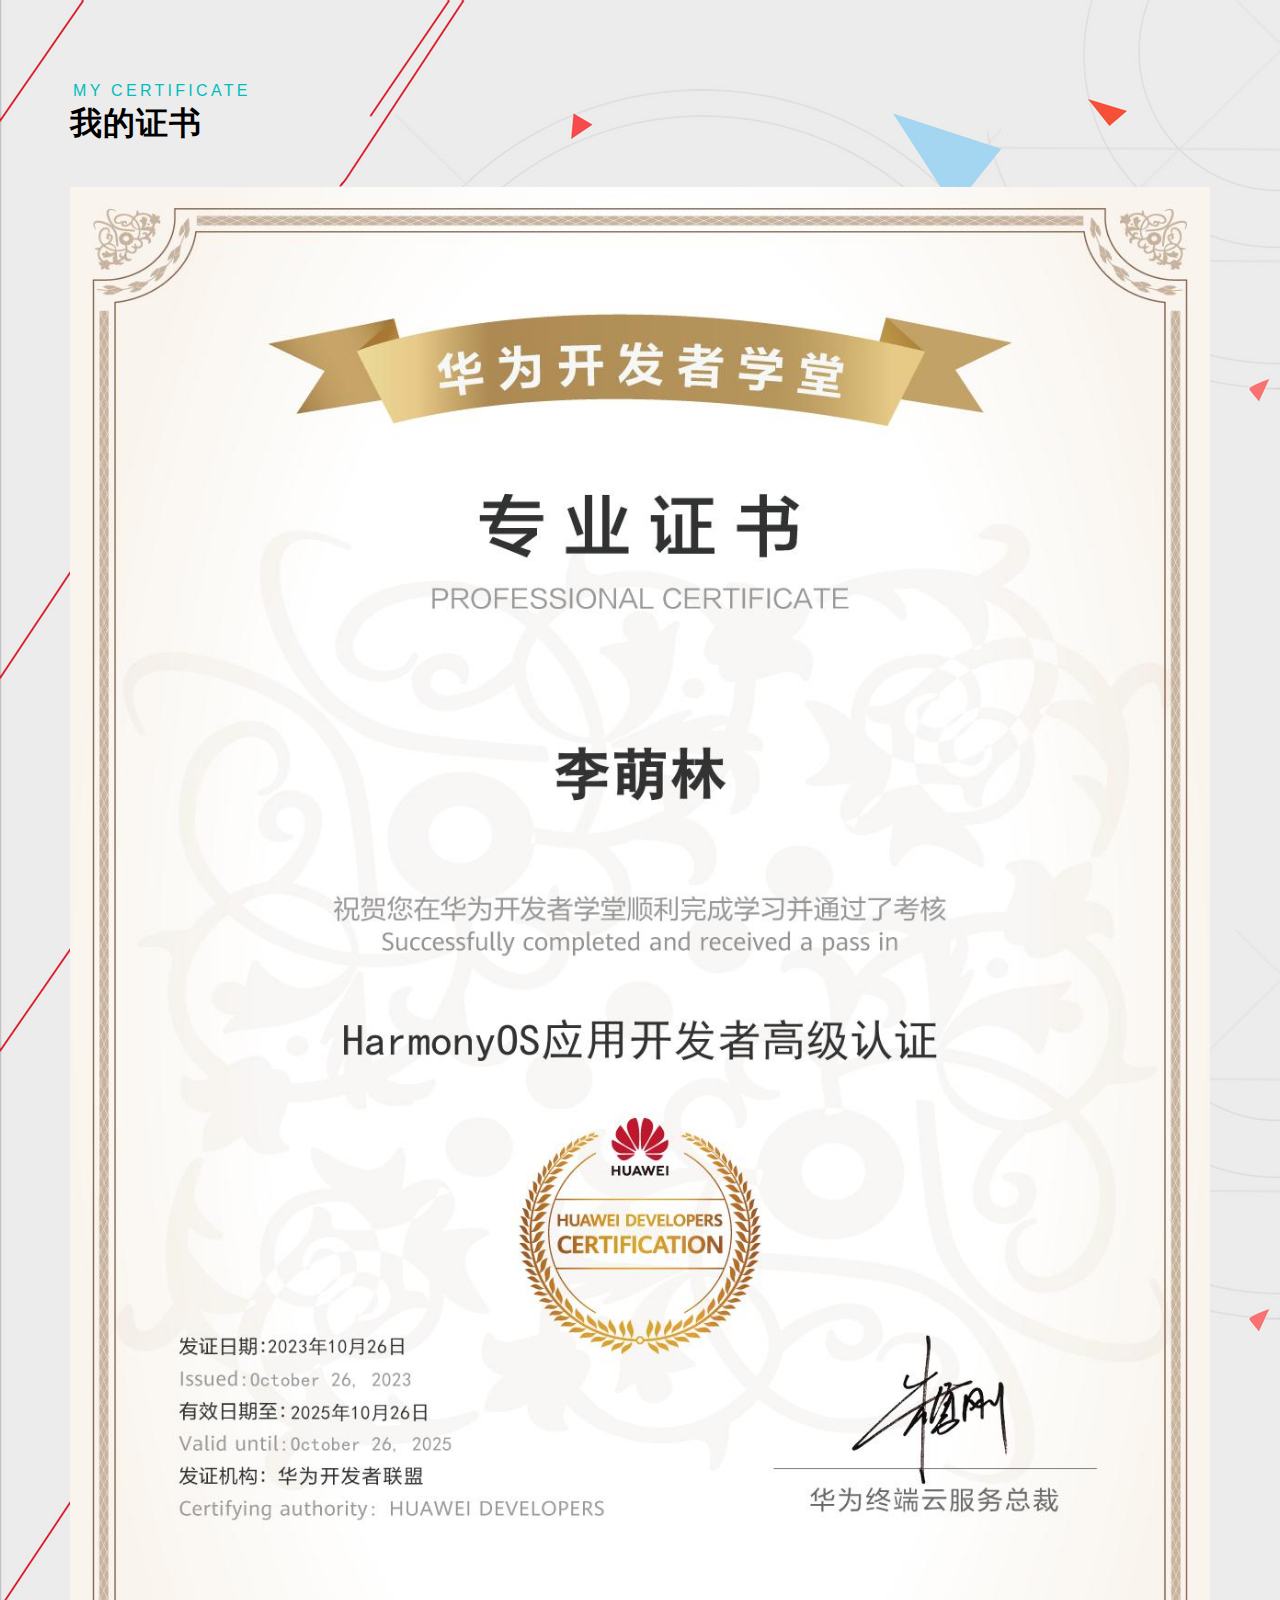
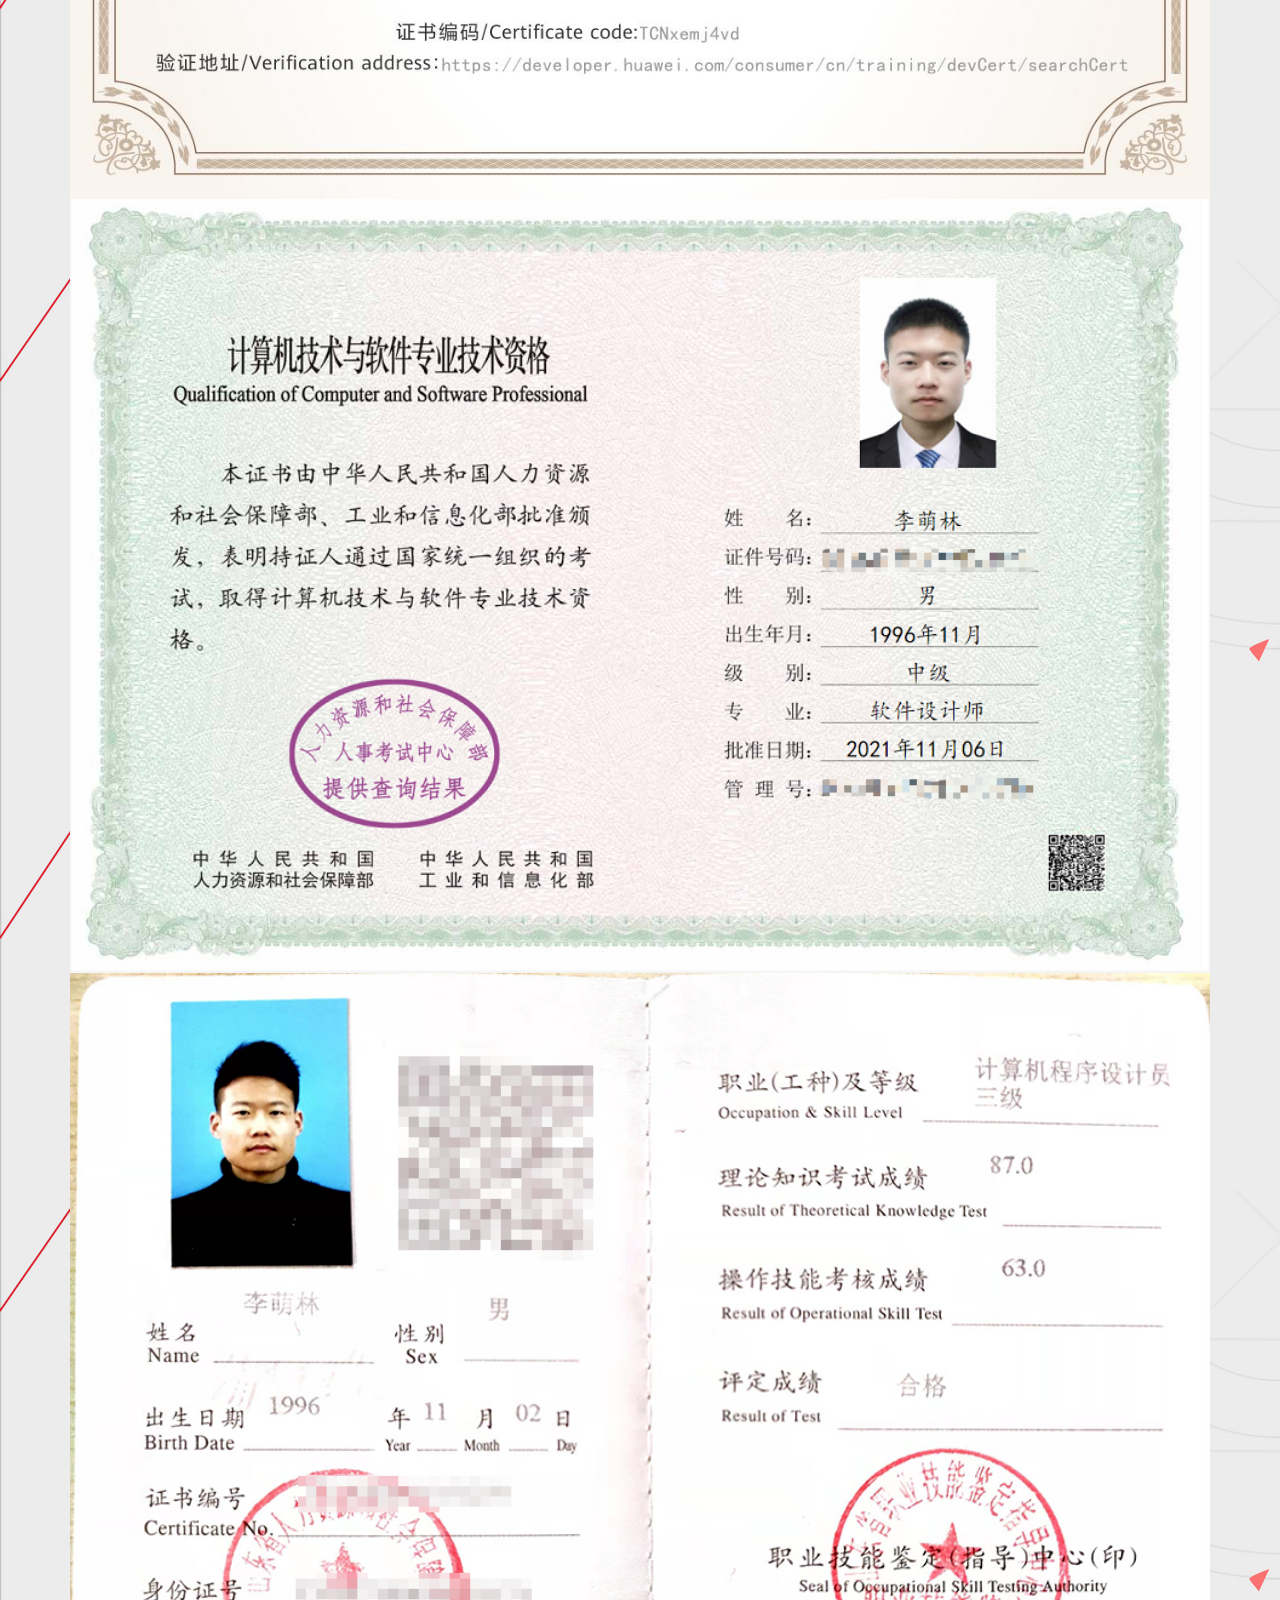
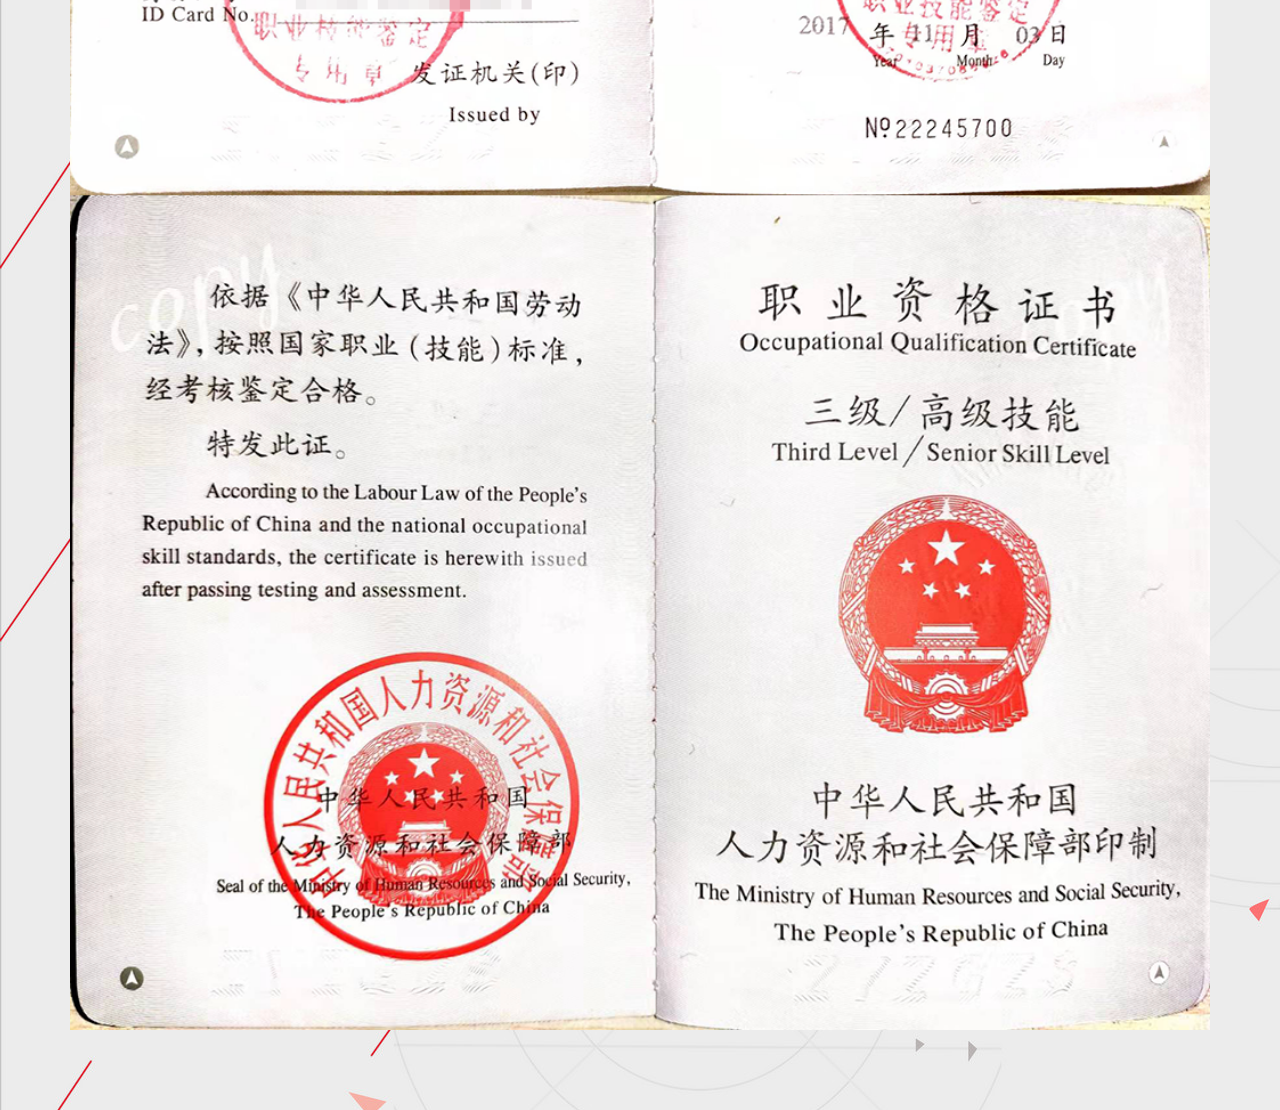
<file: certificates.html>
<!DOCTYPE html>
<html>
	<head>
		<title>我的证书</title>
		<!-- for-mobile-apps -->
		<meta name="viewport" content="width=device-width, initial-scale=1">
		<meta http-equiv="Content-Type" content="text/html; charset=utf-8" />
		<!-- //for-mobile-apps -->
		<link href="css/bootstrap.css" rel="stylesheet" type="text/css" media="all" />
		<link href="css/projectsstyle.css" rel="stylesheet" type="text/css" media="all" />
		<!-- js -->
		<script type="text/javascript" src="js/jquery-2.1.4.min.js"></script>
		<!-- start-smooth-scrolling -->
		<script type="text/javascript" src="js/move-top.js"></script>
		<script type="text/javascript" src="js/easing.js"></script>
		<link rel="shortcut icon" href="./favicon.ico" />
		<!-- start-smooth-scrolling -->
		<style>
			.certificates{
				background-image: url(images/certificatesbg.jpg);
			}
		</style>
	</head>

	<body>
		<div class="projects certificates" id="projects">
			<div class="container">
				<span class="about-top-w3" style="font-size: 1em;">My certificate</span>
				<h4 class="title-w3ls" style="font-size: 2em;">我的证书</h4>
				<div class="news-bottom">
					<div class="news-one-wthree-agile">
						<div class="col-md-12 news-left">
							<div class="biseller-column">
								<a class="lightbox">
									<img src="images/harmony.jpg" alt="" /> 
								</a>
							</div>
											
						</div>
						<br/>
						<div class="col-md-12 news-left">
							<div class="biseller-column">
								<a class="lightbox">
									<img src="images/ruankao.png" alt="" /> 
								</a>
							</div>
											
						</div>
						<br/>
						<div class="col-md-12 news-left">
							<div class="biseller-column">
								<a class="lightbox">
									<img src="images/zhiye.png" alt="" /> 
								</a>
							</div>
					
						</div>
						<!-- <div class="col-md-6 news-right">
							<a href="https://www.hehuidai.com/wap/downloadAndroid">
								<h4>小美好APP软著</h4>
							</a>
							<p class="para-w3-agile">一款由本人在济南合会金融软件服务有限公司任职期间独立开发的P2P互联网金融APP，通过此项目使我在自定义View方面有了很大的进步，能够进行高级的自定义View的开发，另外这个项目在对于Http请求所携带的数据有着复杂的处理如cookie持久化，这使我对于HTTP协议有了更加深入的理解。</p>
						</div> -->
						<div class="clearfix"> </div>
					</div>
					<!-- <div class="news-one-wthree-agile">
						<div class="col-md-12 news-left">
							<div class="biseller-column">
								<a class="lightbox">
									<img src="images/ruanzhu.jpg" alt="" /> 
								</a>
							</div>
						</div>
						<div class="clearfix"> </div>
					</div> -->
				</div>
			</div>
		</div>
		</div>
		<!-- here stars scrolling icon -->
		<script type="text/javascript">
			$(document).ready(function() {
				$().UItoTop({
					easingType: 'easeOutQuart'
				});
		
			});
		</script>
	</body>
</html>
</file>
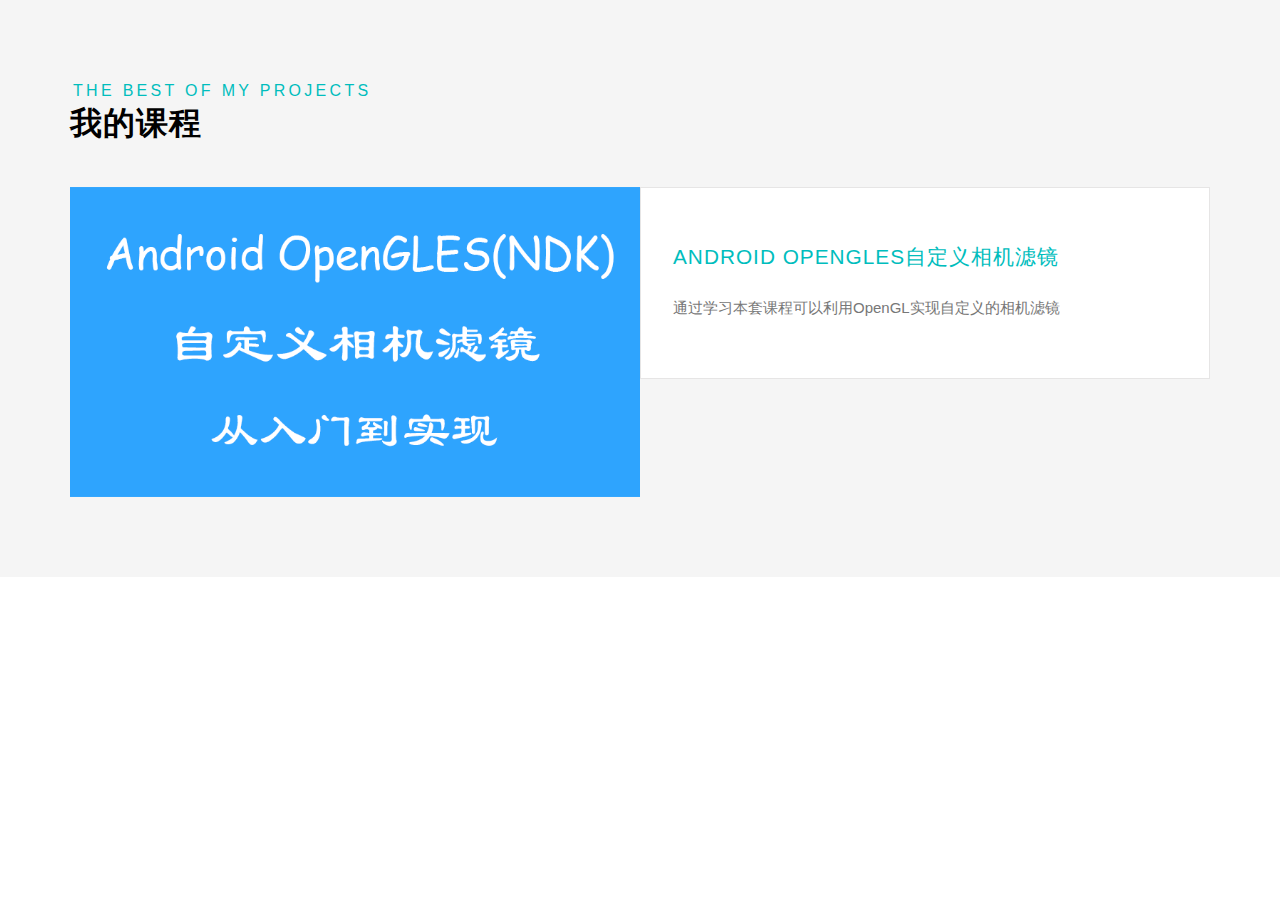
<file: class.html>
<!DOCTYPE html>
<html>
	<head>
		<title>我的课程</title>
		<!-- for-mobile-apps -->
		<meta name="viewport" content="width=device-width, initial-scale=1">
		<meta http-equiv="Content-Type" content="text/html; charset=utf-8" />
		<!-- //for-mobile-apps -->
		<link href="css/bootstrap.css" rel="stylesheet" type="text/css" media="all" />
		<link href="css/projectsstyle.css" rel="stylesheet" type="text/css" media="all" />
		<!-- js -->
		<script type="text/javascript" src="js/jquery-2.1.4.min.js"></script>
		<!-- start-smooth-scrolling -->
		<script type="text/javascript" src="js/move-top.js"></script>
		<script type="text/javascript" src="js/easing.js"></script>
		<link rel="shortcut icon" href="./favicon.ico" />
		<!-- start-smooth-scrolling -->
	</head>

	<body>
		<div class="projects" id="projects">
			<div class="container">
				<span class="about-top-w3" style="font-size: 1em;">The best of my projects </span>
				<h4 class="title-w3ls" style="font-size: 2em;">我的课程</h4>
				<div class="news-bottom">
					<div class="news-one-wthree-agile">
						<div class="col-md-6 news-left">
							<div class="biseller-column">
								<a class="lightbox" href="https://www.bilibili.com/video/BV1fM4y167ch/"
									target="_blank">
									<img src="images/img_class_lvjing.png" alt="" />
								</a>
							</div>
					
						</div>
						<div class="col-md-6 news-right">
							<a href="https://www.bilibili.com/video/BV1fM4y167ch/" target="_blank">
								<h4>Android OpenGLES自定义相机滤镜</h4>
							</a>
							<p class="para-w3-agile">通过学习本套课程可以利用OpenGL实现自定义的相机滤镜</p>
						</div>
						<div class="clearfix"> </div>
					</div>
					
					<div class="clearfix"> </div>
			<!-- 		<div class="news-one-wthree-agile">
						<div class="col-md-6 news-left">
							<div class="biseller-column">
								<a class="lightbox" href="https://www.eyunhe.com.cn/download/" target="_blank">
									<img src="images/img_eyh.png" alt="" />
								</a>
							</div>

						</div>
						<div class="col-md-6 news-right">
							<a href="https://www.eyunhe.com.cn/download/" target="_blank">
								<h4>e运河</h4>
							</a>
							<p class="para-w3-agile">
								一款由本人在山东宇易信息科技股份有限公司任职期间开发的一款着力为中、小、微企业提供网络化产经信息服务、电子化商贸交易服务、智慧化生产技术升级服务的智慧化移动互联网服务平台。通过开发这款软件使我对于支付与地图应用方面有了深入的理解，另外对于电商的模式也有了更深层次的理解。
							</p>
						</div>
						<div class="clearfix"> </div>
					</div> -->
					<!-- <div class="news-one-wthree-agile">
						<div class="col-md-6 news-left">
							<div class="biseller-column">
								<a class="lightbox" href="https://www.hehuidai.com/wap/downloadAndroid">
									<img src="images/img_hhd.png" alt="" />
								</a>
							</div>

						</div>
						<div class="col-md-6 news-right">
							<a href="https://www.hehuidai.com/wap/downloadAndroid">
								<h4>合汇贷</h4>
							</a>
							<p class="para-w3-agile">
								一款由本人在济南合会金融软件服务有限公司任职期间独立开发的P2P互联网金融APP，通过此项目使我在自定义View方面有了很大的进步，能够进行高级的自定义View的开发，另外这个项目在对于Http请求所携带的数据有着复杂的处理如cookie持久化，这使我对于HTTP协议有了更加深入的理解。
							</p>
						</div>
						<div class="clearfix"> </div>
					</div> -->
					<!-- <div class="news-one-wthree-agile">
						<div class="col-md-6 news-left">
							<div class="biseller-column">
								<a class="lightbox" href="https://wwa.lanzoui.com/i7y3sjg">
									<img src="images/img_plane.png" alt="" />
								</a>
							</div>
						</div>
						<div class="col-md-6 news-right">
							<a href="https://wwa.lanzoui.com/i7y3sjg">
								<h4>萌萌大作战</h4>
							</a>
							<p class="para-w3-agile">
								一款由本人自己设计开发的类似飞机大战的小游戏，这款游戏的开发主要是对于SurfaceView的绘制以及SoundPool短声音播放的应用。</p>
						</div>
						<div class="clearfix"> </div>
					</div> -->
					<!-- <div class="news-one-wthree-agile">
						<div class="col-md-6 news-left">
							<div class="biseller-column">
								<a class="lightbox" href="https://wwa.lanzoui.com/i7vsl5c">
									<img src="images/img_mchat.png" alt="" />
								</a>
							</div>

						</div>
						<div class="col-md-6 news-right">
							<a href="https://wwa.lanzoui.com/i7vsl5c">
								<h4>萌聊</h4>
							</a>
							<p class="para-w3-agile">一款由本人自己研发的即时通讯软件，集成了环信SDK，主要是用于学习环信SDK而开发的，实现了单聊和群聊的功能。</p>
						</div>
						<div class="clearfix"> </div>
					</div> -->
				</div>
			</div>
		</div>
		</div>
		<!-- here stars scrolling icon -->
		<script type="text/javascript">
			$(document).ready(function() {
				$().UItoTop({
					easingType: 'easeOutQuart'
				});

			});
		</script>
	</body>
</html>
</file>
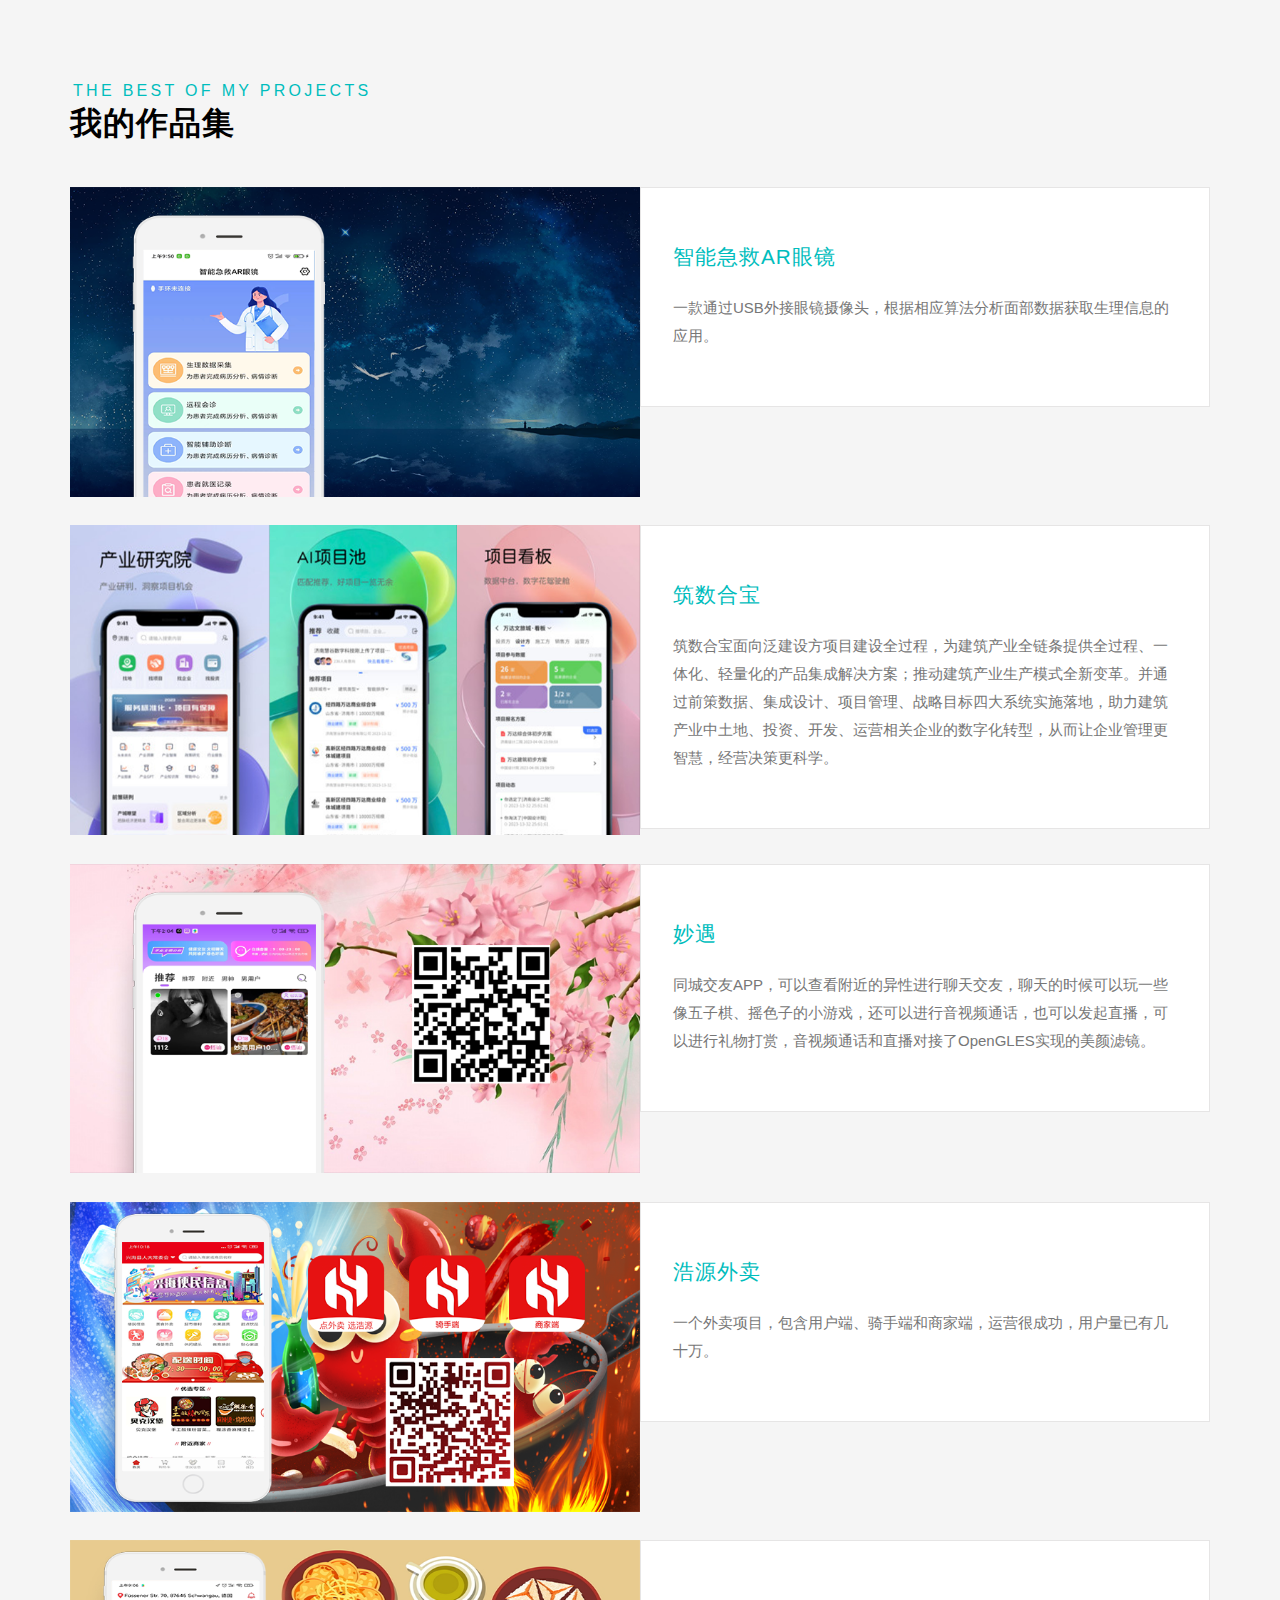
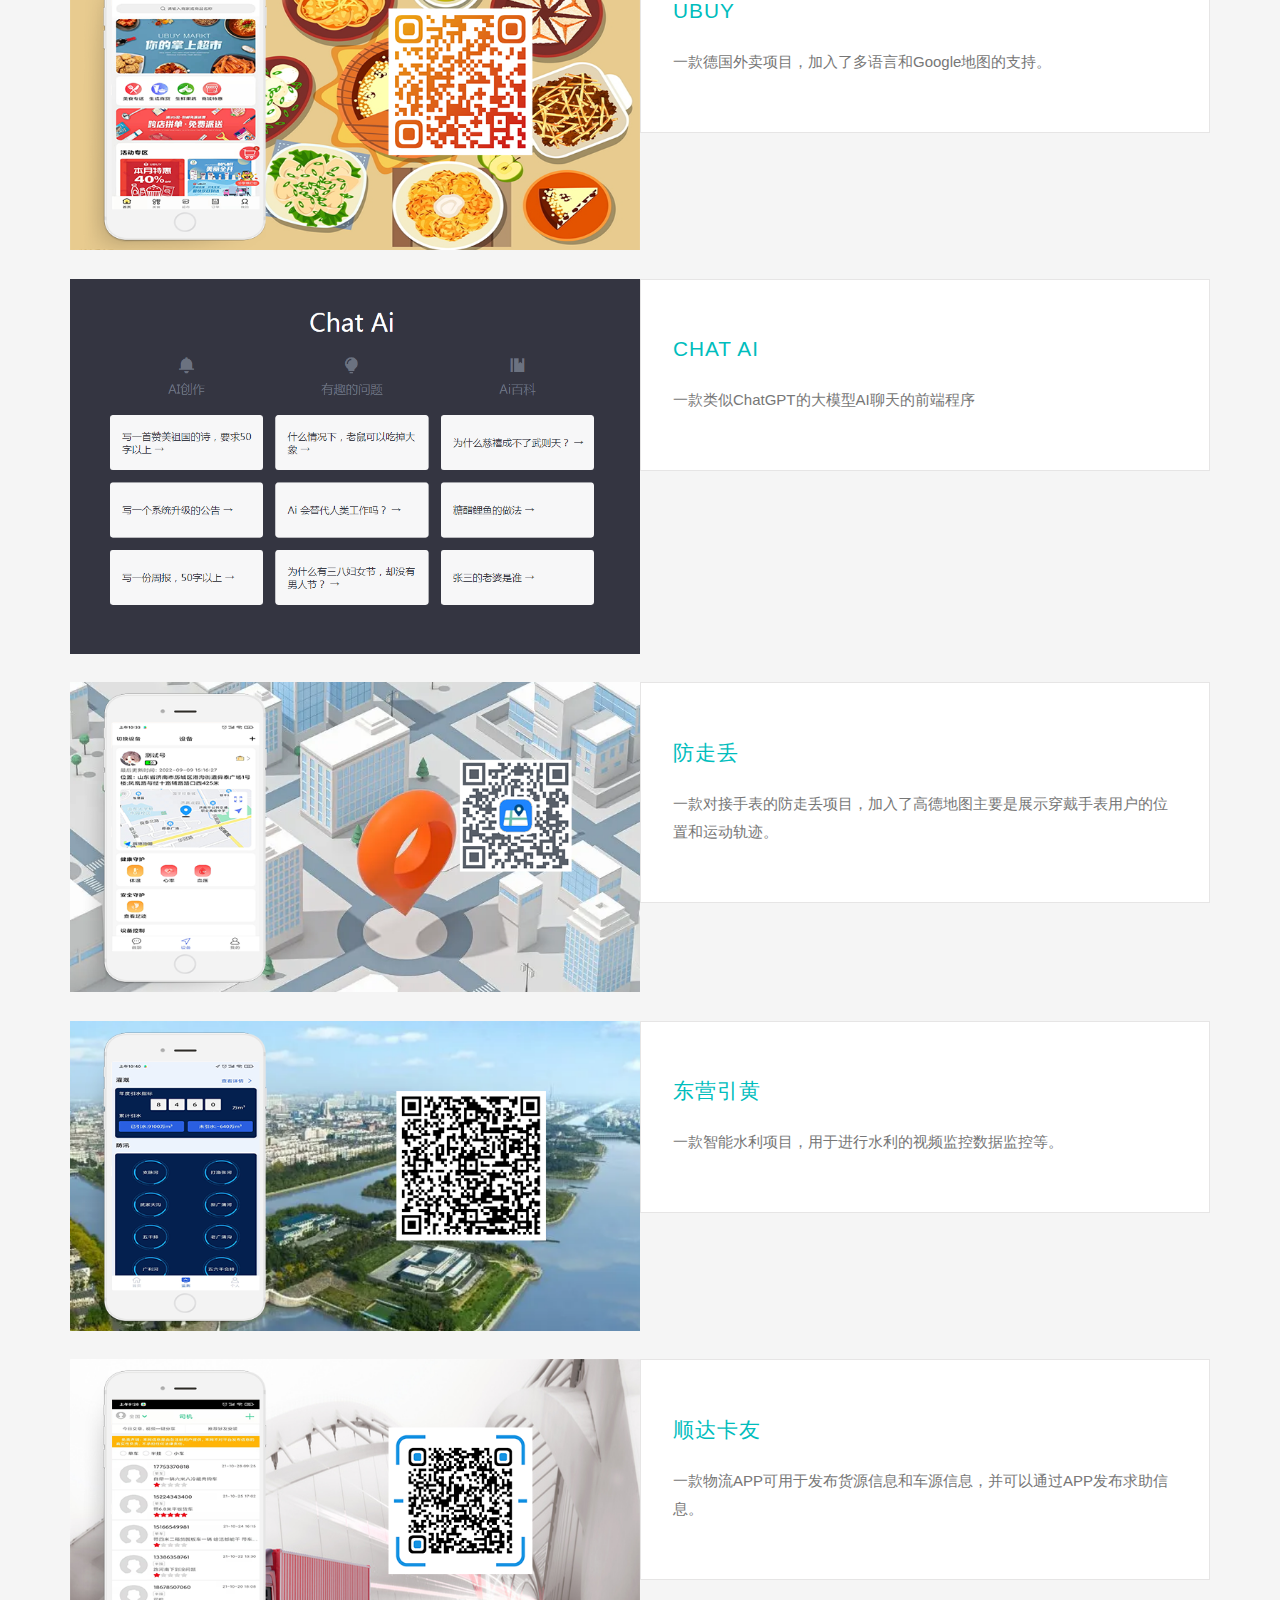
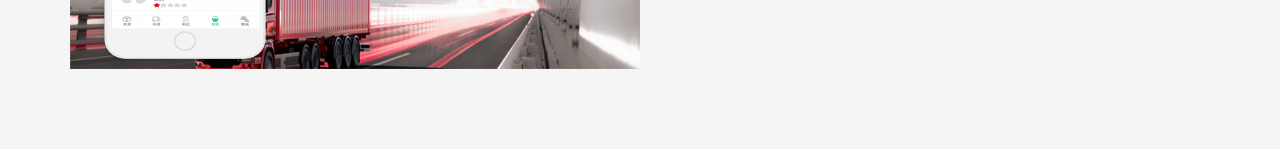
<file: projects.html>
<!DOCTYPE html>
<html>
	<head>
		<title>作品集</title>
		<!-- for-mobile-apps -->
		<meta name="viewport" content="width=device-width, initial-scale=1">
		<meta http-equiv="Content-Type" content="text/html; charset=utf-8" />
		<!-- //for-mobile-apps -->
		<link href="css/bootstrap.css" rel="stylesheet" type="text/css" media="all" />
		<link href="css/projectsstyle.css" rel="stylesheet" type="text/css" media="all" />
		<!-- js -->
		<script type="text/javascript" src="js/jquery-2.1.4.min.js"></script>
		<!-- start-smooth-scrolling -->
		<script type="text/javascript" src="js/move-top.js"></script>
		<script type="text/javascript" src="js/easing.js"></script>
		<link rel="shortcut icon" href="./favicon.ico" />
		<!-- start-smooth-scrolling -->
	</head>

	<body>
		<div class="projects" id="projects">
			<div class="container">
				<span class="about-top-w3" style="font-size: 1em;">The best of my projects </span>
				<h4 class="title-w3ls" style="font-size: 2em;">我的作品集</h4>
				<div class="news-bottom">
					<div class="news-one-wthree-agile">
						<div class="col-md-6 news-left">
							<div class="biseller-column">
								<a class="lightbox" href=""
									target="_blank">
									<img src="images/img_ar.png" alt="" />
								</a>
							</div>
					
						</div>
						<div class="col-md-6 news-right">
							<a href="" target="_blank">
								<h4>智能急救AR眼镜</h4>
							</a>
							<p class="para-w3-agile">一款通过USB外接眼镜摄像头，根据相应算法分析面部数据获取生理信息的应用。</p>
						</div>
						<div class="clearfix"> </div>
					</div>
					<div class="news-one-wthree-agile">
						<div class="col-md-6 news-left">
							<div class="biseller-column">
								<a class="lightbox" href="https://app.mi.com/details?id=com.huigunumber.zshbapp"
									target="_blank">
									<img src="images/img_zshb.png" alt="" />
								</a>
							</div>
					
						</div>
						<div class="col-md-6 news-right">
							<a href="https://app.mi.com/details?id=com.huigunumber.zshbapp" target="_blank">
								<h4>筑数合宝</h4>
							</a>
							<p class="para-w3-agile">筑数合宝面向泛建设方项目建设全过程，为建筑产业全链条提供全过程、一体化、轻量化的产品集成解决方案；推动建筑产业生产模式全新变革。并通过前策数据、集成设计、项目管理、战略目标四大系统实施落地，助力建筑产业中土地、投资、开发、运营相关企业的数字化转型，从而让企业管理更智慧，经营决策更科学。</p>
						</div>
						<div class="clearfix"> </div>
					</div>
					<div class="news-one-wthree-agile">
						<div class="col-md-6 news-left">
							<div class="biseller-column">
								<a class="lightbox" href="https://wwxj.lanzout.com/iLwdp0ny348d"
									target="_blank">
									<img src="images/img_miaoyu.png" alt="" />
								</a>
							</div>
					
						</div>
						<div class="col-md-6 news-right">
							<a href="https://wwxj.lanzout.com/iLwdp0ny348d" target="_blank">
								<h4>妙遇</h4>
							</a>
							<p class="para-w3-agile">同城交友APP，可以查看附近的异性进行聊天交友，聊天的时候可以玩一些像五子棋、摇色子的小游戏，还可以进行音视频通话，也可以发起直播，可以进行礼物打赏，音视频通话和直播对接了OpenGLES实现的美颜滤镜。</p>
						</div>
						<div class="clearfix"> </div>
					</div>
					<div class="news-one-wthree-agile">
						<div class="col-md-6 news-left">
							<div class="biseller-column">
								<a class="lightbox" href="http://www.jinyouapp.com/xiangmuxiazai/haoyuan/index.html"
									target="_blank">
									<img src="images/img_hywm.png" alt="" />
								</a>
							</div>

						</div>
						<div class="col-md-6 news-right">
							<a href="http://www.jinyouapp.com/xiangmuxiazai/haoyuan/index.html" target="_blank">
								<h4>浩源外卖</h4>
							</a>
							<p class="para-w3-agile">一个外卖项目，包含用户端、骑手端和商家端，运营很成功，用户量已有几十万。</p>
						</div>
						<div class="clearfix"> </div>
					</div>
					<div class="news-one-wthree-agile">
						<div class="col-md-6 news-left">
							<div class="biseller-column">
								<a class="lightbox" href="https://jinyou.oss-cn-qingdao.aliyuncs.com/o2o/ubuy/UBUY.apk"
									target="_blank">
									<img src="images/img_ubuy.png" alt="" />
								</a>
							</div>

						</div>
						<div class="col-md-6 news-right">
							<a href="https://jinyou.oss-cn-qingdao.aliyuncs.com/o2o/ubuy/UBUY.apk" target="_blank">
								<h4>Ubuy</h4>
							</a>
							<p class="para-w3-agile">一款德国外卖项目，加入了多语言和Google地图的支持。</p>
						</div>
						<div class="clearfix"> </div>
					</div>
					<div class="news-one-wthree-agile">
						<div class="col-md-6 news-left">
							<div class="biseller-column">
								<a class="lightbox" href="http://60.208.15.171:7863/"
									target="_blank">
									<img src="images/chatai.png" alt="" />
								</a>
							</div>
					
						</div>
						<div class="col-md-6 news-right">
							<a href="http://60.208.15.171:7863/" target="_blank">
								<h4>Chat AI</h4>
							</a>
							<p class="para-w3-agile">一款类似ChatGPT的大模型AI聊天的前端程序</p>
						</div>
						<div class="clearfix"> </div>
					</div>
					<div class="news-one-wthree-agile">
						<div class="col-md-6 news-left">
							<div class="biseller-column">
								<a class="lightbox" href="https://www.pgyer.com/mODQ" target="_blank">
									<img src="images/fangzoudiu.png" alt="" />
								</a>
							</div>

						</div>
						<div class="col-md-6 news-right">
							<a href="https://www.pgyer.com/mODQ" target="_blank">
								<h4>防走丢</h4>
							</a>
							<p class="para-w3-agile">一款对接手表的防走丢项目，加入了高德地图主要是展示穿戴手表用户的位置和运动轨迹。
							</p>
						</div>
						<div class="clearfix"> </div>
					</div>
					<div class="news-one-wthree-agile">
						<div class="col-md-6 news-left">
							<div class="biseller-column">
								<a class="lightbox"
									href="https://itfitness-xiaomeihao.oss-cn-beijing.aliyuncs.com/MyApks/dyyh.apk"
									target="_blank">
									<img src="images/dongyyh.png" alt="" />
								</a>
							</div>

						</div>
						<div class="col-md-6 news-right">
							<a href="https://itfitness-xiaomeihao.oss-cn-beijing.aliyuncs.com/MyApks/dyyh.apk"
								target="_blank">
								<h4>东营引黄</h4>
							</a>
							<p class="para-w3-agile">一款智能水利项目，用于进行水利的视频监控数据监控等。</p>
						</div>
						<div class="clearfix"> </div>
					</div>
					<div class="news-one-wthree-agile">
						<div class="col-md-6 news-left">
							<div class="biseller-column">
								<a class="lightbox" href="https://a.app.qq.com/o/simple.jsp?pkgname=com.cn.jj"
									target="_blank">
									<img src="images/img_jj.png" alt="" />
								</a>
							</div>
						</div>
						<div class="col-md-6 news-right">
							<a href="https://a.app.qq.com/o/simple.jsp?pkgname=com.cn.jj" target="_blank">
								<h4>顺达卡友</h4>
							</a>
							<p class="para-w3-agile">一款物流APP可用于发布货源信息和车源信息，并可以通过APP发布求助信息。</p>
						</div>
						<div class="clearfix"> </div>
					</div>
	<!-- 				<div class="news-one-wthree-agile">
						<div class="col-md-6 news-left">
							<div class="biseller-column">
								<a class="lightbox"
									href="http://itfitness.gitee.io/xiaomeihaoweb/"
									target="_blank">
									<img src="images/img_xiaomeihao.png" alt="" />
								</a>
							</div>

						</div>
						<div class="col-md-6 news-right">
							<a href="http://itfitness.gitee.io/xiaomeihaoweb/"
								target="_blank">
								<h4>小美好</h4>
							</a>
							<p class="para-w3-agile">这是一款本人自己业余时间开发的可用于发布自己日常美好事情的应用，类似于朋友圈。</p>
						</div>
						<div class="clearfix"> </div>
					</div>
					<div class="clearfix"> </div> -->
			<!-- 		<div class="news-one-wthree-agile">
						<div class="col-md-6 news-left">
							<div class="biseller-column">
								<a class="lightbox" href="https://www.eyunhe.com.cn/download/" target="_blank">
									<img src="images/img_eyh.png" alt="" />
								</a>
							</div>

						</div>
						<div class="col-md-6 news-right">
							<a href="https://www.eyunhe.com.cn/download/" target="_blank">
								<h4>e运河</h4>
							</a>
							<p class="para-w3-agile">
								一款由本人在山东宇易信息科技股份有限公司任职期间开发的一款着力为中、小、微企业提供网络化产经信息服务、电子化商贸交易服务、智慧化生产技术升级服务的智慧化移动互联网服务平台。通过开发这款软件使我对于支付与地图应用方面有了深入的理解，另外对于电商的模式也有了更深层次的理解。
							</p>
						</div>
						<div class="clearfix"> </div>
					</div> -->
					<!-- <div class="news-one-wthree-agile">
						<div class="col-md-6 news-left">
							<div class="biseller-column">
								<a class="lightbox" href="https://www.hehuidai.com/wap/downloadAndroid">
									<img src="images/img_hhd.png" alt="" />
								</a>
							</div>

						</div>
						<div class="col-md-6 news-right">
							<a href="https://www.hehuidai.com/wap/downloadAndroid">
								<h4>合汇贷</h4>
							</a>
							<p class="para-w3-agile">
								一款由本人在济南合会金融软件服务有限公司任职期间独立开发的P2P互联网金融APP，通过此项目使我在自定义View方面有了很大的进步，能够进行高级的自定义View的开发，另外这个项目在对于Http请求所携带的数据有着复杂的处理如cookie持久化，这使我对于HTTP协议有了更加深入的理解。
							</p>
						</div>
						<div class="clearfix"> </div>
					</div> -->
					<!-- <div class="news-one-wthree-agile">
						<div class="col-md-6 news-left">
							<div class="biseller-column">
								<a class="lightbox" href="https://wwa.lanzoui.com/i7y3sjg">
									<img src="images/img_plane.png" alt="" />
								</a>
							</div>
						</div>
						<div class="col-md-6 news-right">
							<a href="https://wwa.lanzoui.com/i7y3sjg">
								<h4>萌萌大作战</h4>
							</a>
							<p class="para-w3-agile">
								一款由本人自己设计开发的类似飞机大战的小游戏，这款游戏的开发主要是对于SurfaceView的绘制以及SoundPool短声音播放的应用。</p>
						</div>
						<div class="clearfix"> </div>
					</div> -->
					<!-- <div class="news-one-wthree-agile">
						<div class="col-md-6 news-left">
							<div class="biseller-column">
								<a class="lightbox" href="https://wwa.lanzoui.com/i7vsl5c">
									<img src="images/img_mchat.png" alt="" />
								</a>
							</div>

						</div>
						<div class="col-md-6 news-right">
							<a href="https://wwa.lanzoui.com/i7vsl5c">
								<h4>萌聊</h4>
							</a>
							<p class="para-w3-agile">一款由本人自己研发的即时通讯软件，集成了环信SDK，主要是用于学习环信SDK而开发的，实现了单聊和群聊的功能。</p>
						</div>
						<div class="clearfix"> </div>
					</div> -->
				</div>
			</div>
		</div>
		</div>
		<!-- here stars scrolling icon -->
		<script type="text/javascript">
			$(document).ready(function() {
				$().UItoTop({
					easingType: 'easeOutQuart'
				});

			});
		</script>
	</body>
</html>
</file>
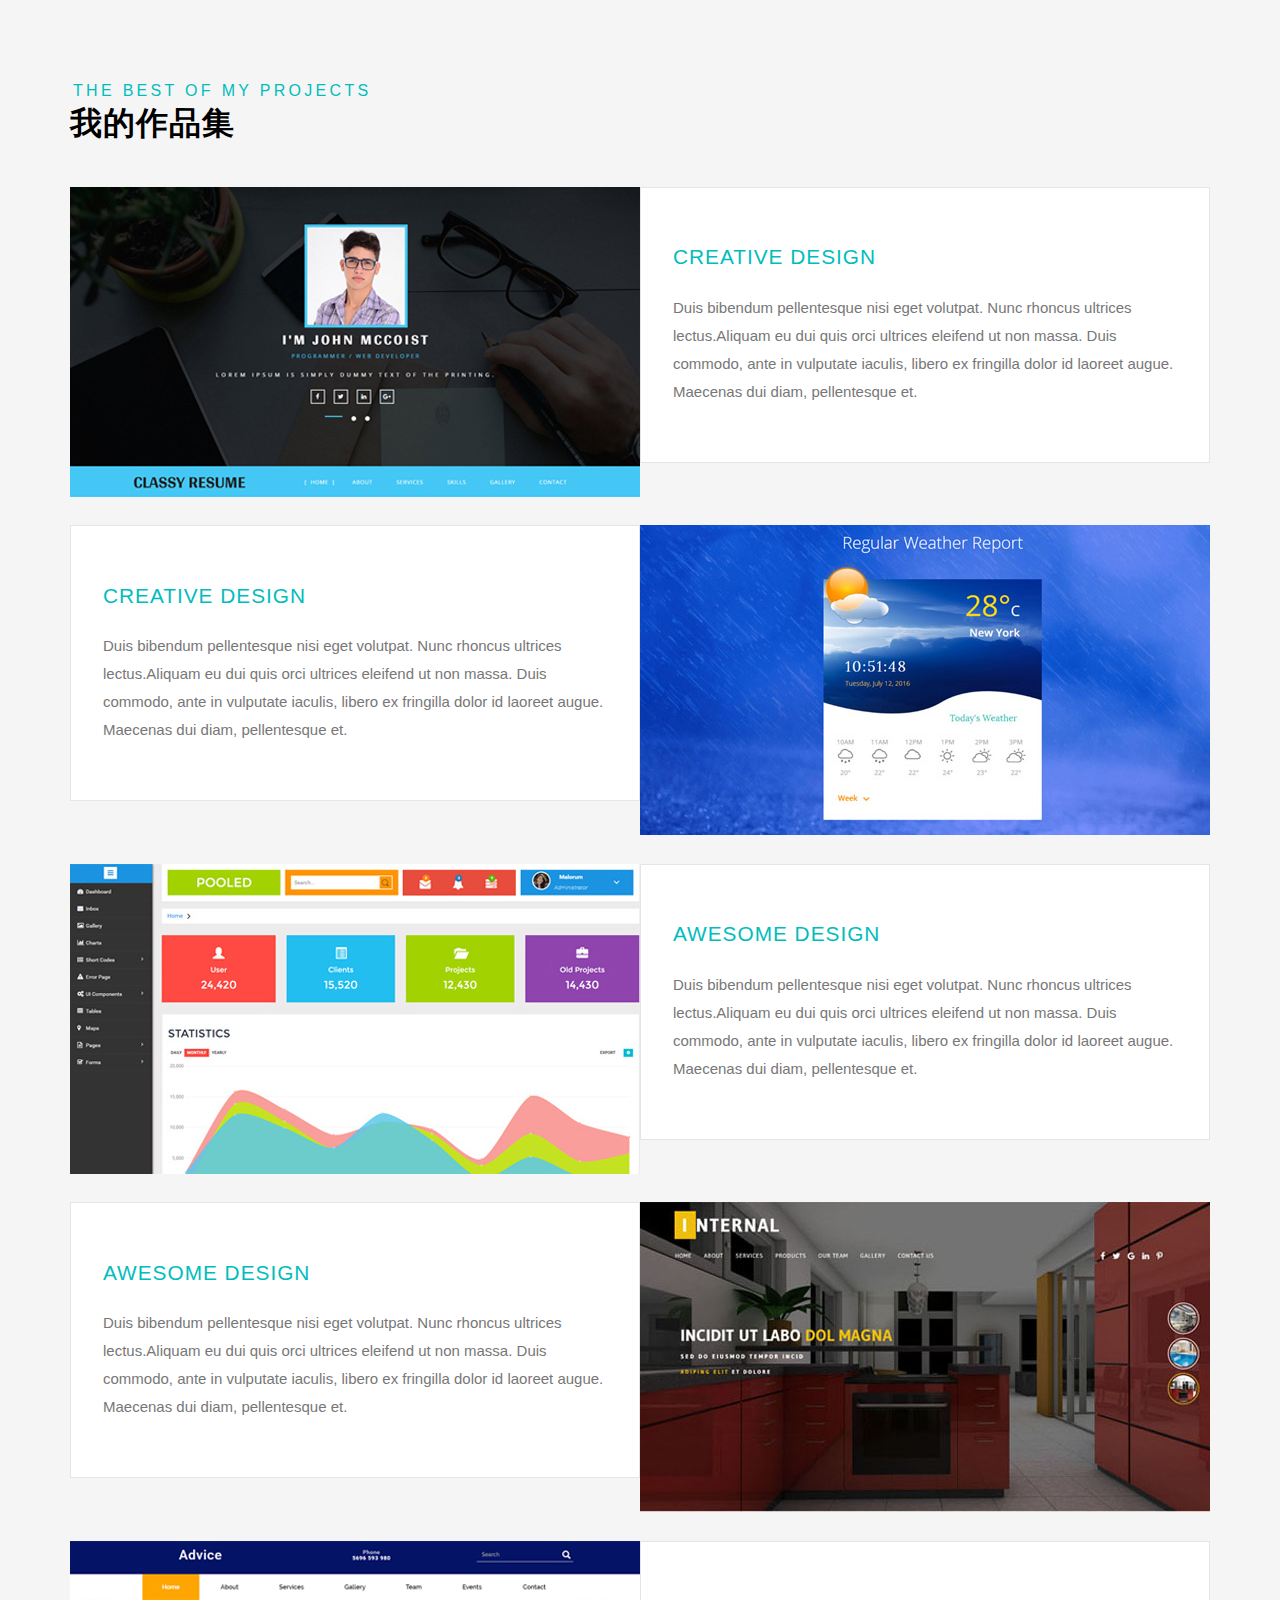
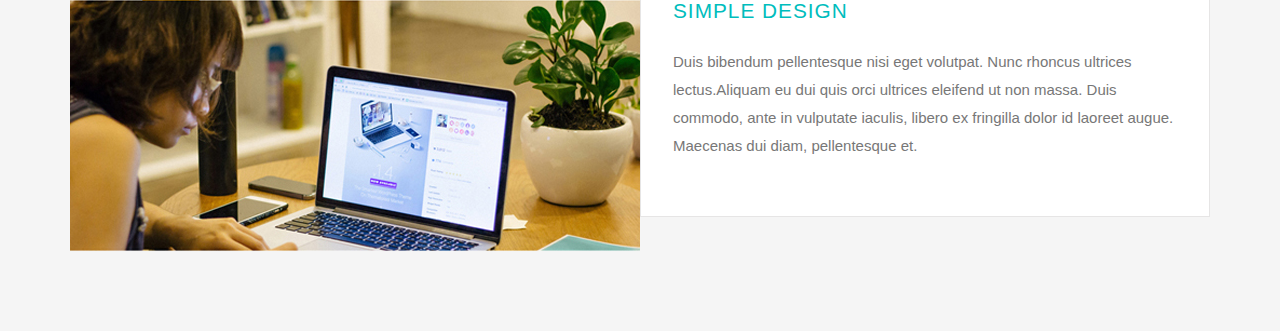
<file: 項目页原文件.html>
<!DOCTYPE html>
<html>
	<head>
		<title>作品集</title>
		<!-- for-mobile-apps -->
		<meta name="viewport" content="width=device-width, initial-scale=1">
		<meta http-equiv="Content-Type" content="text/html; charset=utf-8" />
		<!-- //for-mobile-apps -->
		<link href="css/bootstrap.css" rel="stylesheet" type="text/css" media="all" />
		<link href="css/projectsstyle.css" rel="stylesheet" type="text/css" media="all" />
		<!-- js -->
		<script type="text/javascript" src="js/jquery-2.1.4.min.js"></script>
		<!-- start-smooth-scrolling -->
		<script type="text/javascript" src="js/move-top.js"></script>
		<script type="text/javascript" src="js/easing.js"></script>
		<link rel="shortcut icon" href="./favicon.ico" />
		<!-- start-smooth-scrolling -->
	</head>

	<body>
		<div class="projects" id="projects">
			<div class="container">
				<span class="about-top-w3" style="font-size: 1em;">The best of my projects </span>
				<h4 class="title-w3ls" style="font-size: 2em;">我的作品集</h4>
				<div class="news-bottom">
					<div class="news-one-wthree-agile">
						<div class="col-md-6 news-left">
							<div class="biseller-column">
								<a class="lightbox" href="#one">
									<img src="images/p1.jpg" alt="" />
								</a>
								<div class="lightbox-target" id="one">
									<img src="images/p1.jpg" alt="" />
									<p class="pop">Duis bibendum pellentesque nisi eget volutpat. Nunc rhoncus ultrices lectus.Aliquam eu dui quis
										orci ultrices eleifend ut non massa.non suscipit leo fringilla non suscipit leo fringilla molestie</p>
									<a class="lightbox-close" href="#"> </a>

									<div class="clearfix"> </div>

								</div>
							</div>

						</div>
						<div class="col-md-6 news-right">
							<a href="#one">
								<h4>Creative Design</h4>
							</a>
							<p class="para-w3-agile">Duis bibendum pellentesque nisi eget volutpat. Nunc rhoncus ultrices lectus.Aliquam eu
								dui quis orci ultrices eleifend ut non massa. Duis commodo, ante in vulputate iaculis, libero ex fringilla
								dolor id laoreet augue. Maecenas dui diam, pellentesque et.</p>
						</div>
						<div class="clearfix"> </div>
					</div>
					<div class="news-one-wthree-agile">
						<div class="col-md-6 news-right">
							<a href="#three">
								<h4>Creative Design</h4>
							</a>
							<p class="para-w3-agile">Duis bibendum pellentesque nisi eget volutpat. Nunc rhoncus ultrices lectus.Aliquam eu
								dui quis orci ultrices eleifend ut non massa. Duis commodo, ante in vulputate iaculis, libero ex fringilla
								dolor id laoreet augue. Maecenas dui diam, pellentesque et.</p>
						</div>
						<div class="col-md-6 news-left">
							<div class="biseller-column">
								<a class="lightbox" href="#three">
									<img src="images/p2.jpg" alt="" />
								</a>
								<div class="lightbox-target" id="three">
									<img src="images/p2.jpg" alt="" />
									<p class="pop">Duis bibendum pellentesque nisi eget volutpat. Nunc rhoncus ultrices lectus.Aliquam eu dui quis
										orci ultrices eleifend ut non massa.non suscipit leo fringilla non suscipit leo fringilla molestie</p>
									<a class="lightbox-close" href="#"> </a>

									<div class="clearfix"> </div>
								</div>
							</div>

						</div>
						<div class="clearfix"> </div>
					</div>
					<div class="news-one-wthree-agile">
						<div class="col-md-6 news-left">
							<div class="biseller-column">
								<a class="lightbox" href="#two">
									<img src="images/p3.jpg" alt="" />
								</a>
								<div class="lightbox-target" id="two">
									<img src="images/p3.jpg" alt="" />
									<p class="pop">Duis bibendum pellentesque nisi eget volutpat. Nunc rhoncus ultrices lectus.Aliquam eu dui quis
										orci ultrices eleifend ut non massa.non suscipit leo fringilla non suscipit leo fringilla molestie</p>
									<a class="lightbox-close" href="#"> </a>

									<div class="clearfix"> </div>
								</div>
							</div>

						</div>
						<div class="col-md-6 news-right">
							<a href="#two">
								<h4>Awesome Design</h4>
							</a>
							<p class="para-w3-agile">Duis bibendum pellentesque nisi eget volutpat. Nunc rhoncus ultrices lectus.Aliquam eu
								dui quis orci ultrices eleifend ut non massa. Duis commodo, ante in vulputate iaculis, libero ex fringilla
								dolor id laoreet augue. Maecenas dui diam, pellentesque et.</p>
						</div>
						<div class="clearfix"> </div>
					</div>
					<div class="news-one-wthree-agile">
						<div class="col-md-6 news-right">
							<a href="#four">
								<h4>Awesome Design</h4>
							</a>
							<p class="para-w3-agile">Duis bibendum pellentesque nisi eget volutpat. Nunc rhoncus ultrices lectus.Aliquam eu
								dui quis orci ultrices eleifend ut non massa. Duis commodo, ante in vulputate iaculis, libero ex fringilla
								dolor id laoreet augue. Maecenas dui diam, pellentesque et.</p>
						</div>
						<div class="col-md-6 news-left">
							<div class="biseller-column">
								<a class="lightbox" href="#four">
									<img src="images/p4.jpg" alt="" />
								</a>
								<div class="lightbox-target" id="four">
									<img src="images/p4.jpg" alt="" />
									<p class="pop">Duis bibendum pellentesque nisi eget volutpat. Nunc rhoncus ultrices lectus.Aliquam eu dui quis
										orci ultrices eleifend ut non massa.non suscipit leo fringilla non suscipit leo fringilla molestie</p>
									<a class="lightbox-close" href="#"> </a>

									<div class="clearfix"> </div>
								</div>
							</div>

						</div>
						<div class="clearfix"> </div>
					</div>
					<div class="news-one-wthree-agile">
						<div class="col-md-6 news-left">
							<div class="biseller-column">
								<a class="lightbox" href="#five">
									<img src="images/p5.jpg" alt="" />
								</a>
								<div class="lightbox-target" id="five">
									<img src="images/p5.jpg" alt="" />
									<p class="pop">Duis bibendum pellentesque nisi eget volutpat. Nunc rhoncus ultrices lectus.Aliquam eu dui quis
										orci ultrices eleifend ut non massa.non suscipit leo fringilla non suscipit leo fringilla molestie</p>
									<a class="lightbox-close" href="#"> </a>

									<div class="clearfix"> </div>
								</div>
							</div>

						</div>
						<div class="col-md-6 news-right">
							<a href="#five">
								<h4>Simple Design</h4>
							</a>
							<p class="para-w3-agile">Duis bibendum pellentesque nisi eget volutpat. Nunc rhoncus ultrices lectus.Aliquam eu
								dui quis orci ultrices eleifend ut non massa. Duis commodo, ante in vulputate iaculis, libero ex fringilla
								dolor id laoreet augue. Maecenas dui diam, pellentesque et.</p>
						</div>
						<div class="clearfix"> </div>
					</div>
					<div class="clearfix"> </div>
				</div>
			</div>
		</div>
		</div>
		<!-- here stars scrolling icon -->
		<script type="text/javascript">
			$(document).ready(function() {
				$().UItoTop({
					easingType: 'easeOutQuart'
				});
		
			});
		</script>
	</body>
</html>
</file>
<file: css/projectsstyle.css>
/*--
Author: W3layouts
Author URL: http://w3layouts.com
License: Creative Commons Attribution 3.0 Unported
License URL: http://creativecommons.org/licenses/by/3.0/
--*/
html, body{
    font-size: 100%;
	font-family: 'Open Sans', sans-serif;
}
p{
	margin:0;
}
h1,h2,h3,h4,h5,h6{
	font-family: 'Oleo Script', cursive;
	font-weight:100;
	margin:0;
}
h3,h4,h5,h6{
	font-family: 'Oswald', sans-serif;
	font-weight:500;
	margin:0;
}
ul,label{
	margin:0;
	padding:0;
}
body a:hover{
	text-decoration:none;
}
body a {
    text-decoration: none!important;
}
/*-- banner --*/
.header ul li a,.more a,.footer p a,input[type="submit"],.recent-comments-grid-right h4 a,.admin-right p a,.tags ul li a,.comments-list ul li a,.categories ul li a,.comments-list h3 a,.popular-right h5 a,.mail-grid-left-pos,.mail-grid-left,.team-grid1-sub,.footer-copy-grid ul li a,.about-grid-left1 ul li a,.about-grid ul li a{
	transition:.5s ease-in-out;
	-webkit-transition:.5s ease-in-out;
	-moz-transition:.5s ease-in-out;
	-o-transition:.5s ease-in-out;
	-ms-transition:.5s ease-in-out;
}
.banner{
	background:url(../images/banner.jpg) no-repeat 0px 0px;
	background-size:cover;
	-webkit-background-size:cover;
	-moz-background-size:cover;
	-o-background-size:cover;
	-ms-background-size:cover;
	min-height:680px;
	    position: relative;
		margin-bottom: 10.6em
}
.banner1{
	background:url(../images/banner.jpg) no-repeat 0px 0px;
	background-size:cover;
	-webkit-background-size:cover;
	-moz-background-size:cover;
	-o-background-size:cover;
	-ms-background-size:cover;
	min-height:500px;
}
.header{
	padding:5em 0 10em;
    text-align: center;
}
.header-left ul li{
	display:inline-block;
	margin-right:5em;
	font-size:14px;
	color:#fff;
}
.header-left ul li span{
	left:-.5em;
	color:#00bdbd;
}
.header-left ul li a{
	color:#fff;
	text-decoration:none;
}
.header-left ul li a:hover{
	color:#00bdbd;
}
.header-left {
    float: left;
    padding: 0em 0 0 0em;
}
.header-right{
	float: right;
	margin-top: 4px;
}
.logo h1 a {
    font-size: 1.5em;
    text-decoration: none;
    color: #00bdbd;
    line-height: 45px;
}
.name h2 {
    text-align: center;
    font-size: 45px;
    letter-spacing: 4px;
    color: #fff;
}
.name p {
    text-align: center;
    font-size: 14px;
    margin: 10px 0 15px;
    letter-spacing: 11px;
    color: #ccc;
}
.container.banner-drop.nav-open{
  margin-top: 8em;
  -webkit-transition: all 0.3s ease;
  transition: all 0.3s ease;
}

/*
  menu icon css3
*/
.menu-icon {
  position: relative;
  display: block;
  width: 2.5em;
  height: 2.5em;
  cursor: pointer;
}
.menu-icon:hover span {
  background:#00bdbd;
}
.menu-icon:hover span:before, .menu-icon:hover span:after {
  background:#00bdbd;
}

.menu-icon > span {
  position: absolute;
  top: 50%;
  display: block;
  width: 100%;
  height: 0.25em;
  background-color:#FFFFFF;
  border-radius: 3px;
  -webkit-transition: -webkit-transform 0.3s, background 0.25s ease;
  -webkit-transition: background 0.25s ease, -webkit-transform 0.3s;
  transition: background 0.25s ease, -webkit-transform 0.3s;
  transition: transform 0.3s, background 0.25s ease;
  transition: transform 0.3s, background 0.25s ease, -webkit-transform 0.3s;
}

.menu-icon > span:before,
.menu-icon > span:after {
  content: "";
  right: 0em;
  position: absolute;
  width: 100%;
  height: 100%;
  background-color:#FFFFFF;
  border-radius: 3px;
  -webkit-transition: -webkit-transform 0.3s, background 0.25s ease;
  -webkit-transition: background 0.25s ease, -webkit-transform 0.3s;
  transition: background 0.25s ease, -webkit-transform 0.3s;
  transition: transform 0.3s, background 0.25s ease;
  transition: transform 0.3s, background 0.25s ease, -webkit-transform 0.3s;
}

.menu-icon > span:before {
  -webkit-transform: translateY(-0.75em);
  transform: translateY(-0.75em);
  -moz-transform: translateY(-0.75em);
  -o-transform: translateY(-0.75em);
  -ms-transform: translateY(-0.75em);
}

.menu-icon > span:after {
  -webkit-transform: translateY(0.75em);
  transform: translateY(0.75em);
  -moz-transform: translateY(0.75em);
  -o-transform: translateY(0.75em);
  -ms-transform: translateY(0.75em);
}

/* OPENED */
.menu-icon.open {
  -webkit-transform: rotate(45deg);
  transform: rotate(45deg);
  -moz-transform: rotate(45deg);
  -o-transform: rotate(45deg);
  -ms-transform: rotate(45deg);
}

.menu-icon.open > span:before {
  -webkit-transform: rotate(90deg);
  transform: rotate(90deg);
  -moz-transform: rotate(90deg);
  -o-transform: rotate(90deg);
  -ms-transform: rotate(90deg);
}

.menu-icon.open > span:after {
  -webkit-transform: rotate(90deg);
  transform: rotate(90deg);
  -moz-transform: rotate(90deg);
  -o-transform: rotate(90deg);
  -ms-transform: rotate(90deg);
}

.header-right nav {
	position: absolute;
    top: -23%;
    left: 24%;
    color: #999;
    z-index: -1;
}
.header-right nav ul li.animate {
  top: 0;
}
.header-right nav ul li {
  display: inline-block;
  text-align: center;
  margin: 1em 2em;
  cursor: pointer;
  position: relative;
  top: -8em;
}
.header-right nav ul li:nth-child(1) {
  -moz-transition: top 0.3s ease 0.15s;
  -o-transition: top 0.3s ease 0.15s;
  -webkit-transition: top 0.3s ease;
  -webkit-transition-delay: 0.15s;
  -webkit-transition: top 0.3s ease 0.15s;
  transition: top 0.3s ease 0.15s;
}
.header-right nav ul li:nth-child(2) {
  -moz-transition: top 0.3s ease 0.2s;
  -o-transition: top 0.3s ease 0.2s;
  -webkit-transition: top 0.3s ease;
  -webkit-transition-delay: 0.2s;
  -webkit-transition: top 0.3s ease 0.2s;
  transition: top 0.3s ease 0.2s;
}
.header-right nav ul li:nth-child(3) {
  -moz-transition: top 0.3s ease 0.25s;
  -o-transition: top 0.3s ease 0.25s;
  -webkit-transition: top 0.3s ease;
  -webkit-transition-delay: 0.25s;
  -webkit-transition: top 0.3s ease 0.25s;
  transition: top 0.3s ease 0.25s;
}
.header-right nav ul li:nth-child(4) {
  -moz-transition: top 0.3s ease 0.3s;
  -o-transition: top 0.3s ease 0.3s;
  -webkit-transition: top 0.3s ease;
  -webkit-transition-delay: 0.3s;
  -webkit-transition: top 0.3s ease 0.3s;
  transition: top 0.3s ease 0.3s;
}
.header-right nav ul li:nth-child(5) {
  -moz-transition: top 0.3s ease 0.35s;
  -o-transition: top 0.3s ease 0.35s;
  -webkit-transition: top 0.3s ease;
  -webkit-transition-delay: 0.35s;
  -webkit-transition: top 0.3s ease 0.35s;
  transition: top 0.3s ease 0.35s;
}
.header-right nav ul li:hover {
  opacity: 1;
}
.header-right nav ul li i {
  font-size: 1.5em;
  background:#00bdbd;
  padding: 0.75em;
  border-radius: 50%;
  color: white;
  display: inline-block;
  overflow: hidden;
  text-shadow: 0px 0px #D5963A, 1px 1px #D5963A, 2px 2px #D5963A, 3px 3px #D5963A, 4px 4px #D5963A, 5px 5px #D5963A, 6px 6px #D5963A, 7px 7px #D5963A, 8px 8px #D5963A, 9px 9px #D5963A, 10px 10px #D5963A, 11px 11px #D5963A, 12px 12px #D5963A, 13px 13px #D5963A, 14px 14px #D5963A, 15px 15px #D5963A, 16px 16px #D5963A, 17px 17px #D5963A, 18px 18px #D5963A, 19px 19px #D5963A, 20px 20px #D5963A, 21px 21px #D5963A, 22px 22px #D5963A, 23px 23px #D5963A, 24px 24px #D5963A, 25px 25px #D5963A, 26px 26px #D5963A, 27px 27px #D5963A, 28px 28px #D5963A, 29px 29px #D5963A, 30px 30px #D5963A, 31px 31px #D5963A, 32px 32px #D5963A, 33px 33px #D5963A, 34px 34px #D5963A, 35px 35px #D5963A, 36px 36px #D5963A, 37px 37px #D5963A, 38px 38px #D5963A, 39px 39px #D5963A, 40px 40px #D5963A, 41px 41px #D5963A, 42px 42px #D5963A, 43px 43px #D5963A, 44px 44px #D5963A, 45px 45px #D5963A, 46px 46px #D5963A, 47px 47px #D5963A, 48px 48px #D5963A, 49px 49px #D5963A, 50px 50px #D5963A, 51px 51px #D5963A, 52px 52px #D5963A, 53px 53px #D5963A, 54px 54px #D5963A, 55px 55px #D5963A, 56px 56px #D5963A, 57px 57px #D5963A, 58px 58px #D5963A, 59px 59px #D5963A, 60px 60px #D5963A;
}
.header-right nav ul li.active i {
  background:#454445;
  text-shadow: 0px 0px #525252, 1px 1px #525252, 2px 2px #525252, 3px 3px #525252, 4px 4px #525252, 5px 5px #525252, 6px 6px #525252, 7px 7px #525252, 8px 8px #525252, 9px 9px #525252, 10px 10px #525252, 11px 11px #525252, 12px 12px #525252, 13px 13px #525252, 14px 14px #525252, 15px 15px #525252, 16px 16px #525252, 17px 17px #525252, 18px 18px #525252, 19px 19px #525252, 20px 20px #525252, 21px 21px #525252, 22px 22px #525252, 23px 23px #525252, 24px 24px #525252, 25px 25px #525252, 26px 26px #525252, 27px 27px #525252, 28px 28px #525252, 29px 29px #525252, 30px 30px #525252, 31px 31px #525252, 32px 32px #525252, 33px 33px #525252, 34px 34px #525252, 35px 35px #525252, 36px 36px #525252, 37px 37px #525252, 38px 38px #525252, 39px 39px #525252, 40px 40px #525252, 41px 41px #525252, 42px 42px #525252, 43px 43px #525252, 44px 44px #525252, 45px 45px #525252, 46px 46px #525252, 47px 47px #525252, 48px 48px #525252, 49px 49px #525252, 50px 50px #525252, 51px 51px #525252, 52px 52px #525252, 53px 53px #525252, 54px 54px #525252, 55px 55px #525252, 56px 56px #525252, 57px 57px #525252, 58px 58px #525252, 59px 59px #525252, 60px 60px #525252;
}
.header-right nav ul li.active a{
	color:#ec1944;
}
.header-right nav ul li a:hover {
    color: #ec1944;
}
.header-right nav ul li a{
    color: #454445;
    font-family: 'Oleo Script', cursive;
	text-decoration: none;
}
.header-right nav ul li a span{
    display: block;
	font-size: 1.2em;
}

.container {
    margin: 0 auto;
    -moz-transition: all 0.3s ease 0.6s;
    -o-transition: all 0.3s ease 0.6s;
    -webkit-transition: all 0.3s ease;
    -webkit-transition-delay: 0.6s;
    -webkit-transition: all 0.3s ease 0.6s;
    transition: all 0.3s ease 0.6s;
    position: relative;
	-o-transition-delay: 0.1s;
	-moz-transition-delay: 0.6s;
	-ms-transition-delay: 0.6s;
}
.container.nav-open .header-right nav {
    z-index: 1;
}

/*-- social-icons --*/
.social-icons {
    text-align: center;
}
.social-icons ul li{
	display:inline-block;
	padding: 0 !important;
    margin: 5px !important;
}
ul.top-links li {
    margin-right: 19px;
    display: inline-block;
}
ul.top-links {
      margin-top: 0;
}
ul.top-links li a i.fa {
    color: #fff;
    font-size: 15px;
    line-height: 31px;
    text-align: center;
    transition: all 0.5s ease-in-out;
    -webkit-transition: all 0.5s ease-in-out;
    -moz-transition: all 0.5s ease-in-out;
    -o-transition: all 0.5s ease-in-out;
    -ms-transition: all 0.5s ease-in-out;
    width: 36px;
    height: 36px;
    border: 2px solid #00bdbd;
}
ul.top-links li a i.fa:hover {
    border: 2px solid #fff;
}
ul.top-links li a i.fa-facebook:hover{
	color:#6caddf;
}
ul.top-links li a i.fa-twitter:hover{
	color:#1da1f2;
}
ul.top-links li a i.fa-linkedin:hover{
	color:#dd5143;
}
ul.top-links li a i.fa-google-plus:hover{
	color:#dd4b39;
}
.w3_navigation {
    background: #44c7f4;
    padding: 0.5em 0;
}
/*-- //social-icons --*/
  /* .banner-figures {
 position: relative;
    margin-bottom: 10.6em;
}*/
.banner-btm-grid-w3ls {
    position: absolute;
    width: 70%;
    top: 31em;
    left: 15.3em;
}
.banner-left-wthree {
    float: left;
    width: 49%;
    background: #0c0c0c;
    padding: 30px 50px;
}
.banner-right-w3-agileits {
    float: right;
    width: 49%;
    background: #000;
    padding: 1em;
}
.banner-left-wthree img {
    margin: 0 auto;
    width: 28%;
    border: 2px solid #00bdbd;
    padding: 6px;
}
ul.address {
    margin-top: 2em;
    border-top: 1px solid #ec1944;
    padding-top: 0.5em;
}
ul.address li {
    display: block;
}
ul.address li ul.address-text li {
    display: inline-block;
    font-size: 14px;
    color: #fff;
    margin-top: .8em;
    font-weight: 400;
}
ul.address li ul.address-text li:nth-child(1){
	width: 20%;
}
ul.address li ul.address-text li a {
    color: #fff;
	text-decoration:none;
}
ul.address li ul.address-text li a:hover{
        color: #00bdbd;
}
ul.address-text b {
    color:#fff;
	font-family: 'Oswald', sans-serif;
	letter-spacing: 1px;
}
.banner-right-w3-agileits iframe {
    outline: none;
    border: none;
    width: 100%;
    height: 315px;
}
/*-- //banner --*/
/*-- about --*/
.about,.experience,.projects,.contact{
	padding:100px 0px;
}
h4.title-w3ls {
    color: #000;
    letter-spacing: 1px;
    font-size: 28px;
    text-transform: uppercase;
    font-weight: 700;
	margin-bottom:50px;
}
span.about-top-w3 {
    color: #00bdbd;
    font-size: 14px;
    letter-spacing: 3.5px;
    text-transform: uppercase;
    margin: 0 0 3px 4px;
    display: inline-block;
    font-family: 'Oswald', sans-serif;
}
h5.sub {
    color: #000;
    font-size: 17px;
    text-transform: capitalize;
	margin-top: 20px;
}
.para-w3-agile {
    color: #777;
    font-size: 15px;
    line-height: 30px;
    margin-top: 10px;
}
/*-- skills --*/
.skills-bar {
    margin-top: 3em;
}
.skills-bar .bar_group__bar.thin::before, .skills-bar .bar_group__bar.thick::before {
  display: block;
  content: '';
  position: absolute;
  z-index: -1;
}

.skills-bar .bar_group__bar.thin::before {
  width: 100%;
  height: 12px;
  border-radius: 2px;
  background: #E4E4E4;
}

.skills-bar .bar_group__bar.thin {
  width: 0%;
  height: 12px;
  border-radius: 2px;
  margin-bottom: 10px;
  -webkit-transition: width 1s;
          transition: width 1s;
}
.skills-bar .b_label, .skills-bar .bar_label_min, .skills-bar .bar_label_max, .skills-bar .b_tooltip span {
    color: #2f2f2f;
    font-size: .9em;
	font-weight:600;
}
.skills-bar .bar_label_max {
    position: absolute;
    right: 0;
    margin: 1em 0 0 0;
}
.skills-bar .bar_label_min {
    position: absolute;
    left: 0;
    margin: 1em 0 0 0;
}
.skills-bar .b_tooltip {
  -webkit-transition: all 1s;
          transition: all 1s;
  position: relative;
  float: left;
  left: 100%;
  padding: 4px 10px 7px 10px;
  background-color: rgb(236, 25, 68);
  -webkit-transform: translateX(-50%) translateY(-30px);
  -ms-transform: translateX(-50%) translateY(-30px);
  transform: translateX(-50%) translateY(-30px);
  border-radius: 2px;
  line-height: 11px;
}
.skills-bar .b_tooltip span {
  color: white;
}
.skills-bar .b_tooltip--tri {
  width: 0;
  height: 0;
  position: absolute;
  content: '';
  bottom: -5px;
  left: 0;
  right: 0;
  margin: auto;
  display: block;
  border-style: solid;
  border-width: 5px 5px 0 5px;
  border-color: rgb(236, 25, 68) transparent transparent transparent;
}
.skills-bar .bar_group__bar:nth-of-type(1) {
    background: #00bdbd;
    z-index: 9990 !important;
}
.skills-bar .bar_group__bar:nth-of-type(2) {
  background: #00bdbd;
}
.skills-bar .bar_group__bar:nth-of-type(3) {
  background: #00bdbd;
}
.skills-bar .bar_group__bar:nth-of-type(4) {
  background: #00bdbd;
}
.skills-bar .bar_group__bar:nth-of-type(5) {
  background: #00bdbd;
}
.bar_group {
  position: relative;
}
/*-- //skills --*/
/*-- //about --*/
/*--work--*/
.work {
    background: #000;
}
.work-left {
    text-align: right;
    padding: 3em 5em 0 0;
}
.work-right {
    border-left: 1px solid #999;
    padding: 2.5em 0 2em 6em;
}
.work-info h4 {
    font-size: 1.3em;
    /* background: darkcyan; */
    /* border-top: 2px solid #000; */
    display: inline-block;
    padding: .4em 1.2em;
    color: #0a0a0a;
    position: relative;
}
.work-info h4:before {
    width: 0;
    height: 0;
    position: absolute;
	/*-- w3layouts --*/
    content: '';
    top: 9px;
    right: -14px;
    border-style: solid;
    border-width: 10px 0 10px 17px;
    border-color: transparent transparent transparent #ec1944;
}
.work-info h5 {
    font-size: 1.3em;
    color: #00bdbd;
    margin-bottom: .5em;
    /* border: 1px solid #F7E612; */
    display: inline-block;
    padding: 0 1.2em;
}
.work-info h5 span.glyphicon {
    font-size: 0.9em;
    color: #ffffff;
    background: #ec1944;
    padding: 1em;
    -webkit-border-radius: 70%;
    -moz-border-radius: 70%;
    border-radius: 70%;
    -webkit-transition: .5s all;
    -moz-transition: .5s all;
    transition: .5s all;
    -webkit-transform: scale(1);
    -moz-transform: scale(1);
    transform: scale(1);
    -o-transform: scale(1);
    -ms-transform: scale(1);
}
.work-right h5 span.glyphicon {
    margin-right: 3.5em;
    margin-left: -8em;
}
.work-left2 h5 span.glyphicon {
    margin-left: 3em;
    margin-right: -7.3em;
    z-index: 9;
}
.work-right.work-right2 {
    min-height: 210px;
    float: right;
}
.work-right.work-right2 h4:before {
    left: -14px;
	-webkit-transform: rotate(180deg);
	-moz-transform: rotate(180deg);
	/*-- agileits --*/
    transform: rotate(180deg);
	-o-transform: rotate(180deg);
	-ms-transform: rotate(180deg);
}
.work-right.work-right2 h4 {
    margin-top: 0.8em;
}
.work-info:hover h5 span.glyphicon {
    color: #fff;
	-webkit-transform: scale(1.2);
	-moz-transform: scale(1.2);
    transform: scale(1.2);
	-o-transform: scale(1.2);
	-ms-transform: scale(1.2);
}
.work-info p {
    color: #777;
    font-size: 15px;
    line-height: 24px;
}
.experience {
    padding-top: 0px!important;
}
.experience h4.title-w3ls {
    margin-bottom: 20px;
}
/*--//work--*/
/*--projects--*/
.projects {
    background: #f5f5f5;
}
.news {
    padding:5em 0px;
}
.news-top{
	text-align:center;
}
.news-bottom{
	margin-top:4%;
}
.news-left{
	padding:0;
}
.news-left img{
	width:100%;
}
.news-right {
    padding: 3.68em 2em 3.5em 2em;
    border: 1px solid rgb(230, 229, 229);
    text-align: left;
	background: #fff;
}
.news-right h4{
	margin:0;
}
.news-right a h4 {
    font-size: 1.4em;
    margin: 0;
    color: #00bdbd;
    margin-bottom: 1em;
    text-transform: uppercase;
    letter-spacing: 1px;
	transition:.5s ease-in-out;
	-webkit-transition:.5s ease-in-out;
	-moz-transition:.5s ease-in-out;
	-o-transition:.5s ease-in-out;
	-ms-transition:.5s ease-in-out;
}
.news-right p {
    line-height: 28px;
}
.news-right a h4:hover{
	color:#ec1944;
	transition:.5s ease-in-out;
	-webkit-transition:.5s ease-in-out;
	-moz-transition:.5s ease-in-out;
	-o-transition:.5s ease-in-out;
	-ms-transition:.5s ease-in-out;
}
.news-right h5{
	color: #b0afb1;
    margin: 12px 0px;
    font-size: 1.5em;
    letter-spacing: 2px;
}
.news-one-wthree-agile{
	margin-top:2.5%;
}
.news-one-wthree-agile:nth-child(1){
	margin-top:0%;
}
a.lightbox img {
width:100%;
-webkit-transition: .5s ease-in-out;
-moz-transition: .5s ease-in-out;
-o-transition: .5s ease-in-out;
transition: .5s ease-in-out;
}

/* Styles the lightbox, removes it from sight and adds the fade-in transition */

.lightbox-target {
position: fixed;
top: -100%;
width: 100%;
background: rgba(0,0,0,.7);
width: 100%;
opacity: 0;
-webkit-transition: opacity .5s ease-in-out;
-moz-transition: opacity .5s ease-in-out;
-o-transition: opacity .5s ease-in-out;
transition: opacity .5s ease-in-out;
overflow: hidden;
z-index: 999;
}

/* Styles the lightbox image, centers it vertically and horizontally, adds the zoom-in transition and makes it responsive using a combination of margin and absolute positioning */

.lightbox-target img {
margin: auto;
position: absolute;
top: 0;
left:0;
right:0;
bottom: 0;
max-height: 0%;
max-width: 0%;
border: 3px solid white;
box-shadow: 0px 0px 8px rgba(0,0,0,.3);
box-sizing: border-box;
-webkit-transition: .5s ease-in-out;
-moz-transition: .5s ease-in-out;
-o-transition: .5s ease-in-out;
transition: .5s ease-in-out;
}
p.pop {
    background-color: #fff;
    width: 35%;
    position: absolute;
    top: 65%;
    left: 32.5%;
    padding: 2em 2em;
    font-size: 0.9em;
    line-height: 1.9em;
}
.lightbox-target img:hover{
}
/* Styles the close link, adds the slide down transition */

a.lightbox-close {
display: block;
width:50px;
height:50px;
box-sizing: border-box;
background: white;
color: black;
text-decoration: none;
position: absolute;
top: -80px;
right: 0;
-webkit-transition: .5s ease-in-out;
-moz-transition: .5s ease-in-out;
-o-transition: .5s ease-in-out;
transition: .5s ease-in-out;
}

/* Provides part of the "X" to eliminate an image from the close link */

a.lightbox-close:before {
content: "";
display: block;
height: 30px;
width: 1px;
background: black;
position: absolute;
left: 26px;
top:10px;
-webkit-transform:rotate(45deg);
-moz-transform:rotate(45deg);
-o-transform:rotate(45deg);
transform:rotate(45deg);
}

/* Provides part of the "X" to eliminate an image from the close link */

a.lightbox-close:after {
content: "";
display: block;
height: 30px;
width: 1px;
background: black;
position: absolute;
left: 26px;
top:10px;
-webkit-transform:rotate(-45deg);
-moz-transform:rotate(-45deg);
-o-transform:rotate(-45deg);
transform:rotate(-45deg);
}

/* Uses the :target pseudo-class to perform the animations upon clicking the .lightbox-target anchor */

.lightbox-target:target {
opacity: 1;
top: 0;
bottom: 0;
left: 0%;
}

.lightbox-target:target img {
	    max-height: 80%;
    max-width: 35%;
}

.lightbox-target:target a.lightbox-close {
top: 0px;
}
a.lightbox img:hover { 
 background:#21A957;
}
/*--//projects--*/
/*-- contact --*/
.contact-agileits-w3layouts p {
    color: #eee;
    font-size: 14px;
    margin-top: 14px;
}
.contact-agileits-w3layouts span {
    color:#045858;
    text-transform: uppercase;
    font-size: 12px;
    font-weight: 700;
    display: inline-block;
    width: 76px;
}
.contact-agileits-w3layouts p a {
    text-decoration: none;
    color: #eee;
}
.contact-agileits-w3layouts p a:hover {
    text-decoration: none;
    color: #2b2b2b;
}
.contact-agileits-w3layouts {
        padding: 35px;
    background: #00bdbd;
}
.contact-map-right {
    padding: 0;
}
.contact-agileits-w3layouts input[type="text"],.contact-agileits-w3layouts input[type="email"],.contact-agileits-w3layouts textarea{
	outline: none;
    border: none;
    border-bottom: 1px solid #fff;
    padding: 7px 10px;
    background: transparent;
    color: #fff;
    font-size: 14px;
    width: 95%;
}
.contact-agileits-w3layouts input[type="email"]{
	margin:1em 0;
}
.contact-agileits-w3layouts textarea {
    min-height: 100px;
    resize: none;
    margin-top: 1em;
}
.contact-agileits-w3layouts input[type="submit"] {
    outline: none;
    border: none;
    padding: 7px 40px;
    background: #0b9494;
    color: #fff;
    font-size: 14px;
	margin: 1em 0;
	transition:.5s ease-in-out;
	-webkit-transition:.5s ease-in-out;
	-moz-transition:.5s ease-in-out;
	-o-transition:.5s ease-in-out;
	-ms-transition:.5s ease-in-out;
}
.contact-agileits-w3layouts input[type="submit"]:hover{
	background:#2b2b2b;
	transition:.5s ease-in-out;
	-webkit-transition:.5s ease-in-out;
	-moz-transition:.5s ease-in-out;
	-o-transition:.5s ease-in-out;
	-ms-transition:.5s ease-in-out;
}
/*--placeholder-color--*/

::-webkit-input-placeholder{
	color:rgba(255, 255, 255, 0.65);
}

:-moz-placeholder { /* Firefox 18- */
   color: rgba(255, 255, 255, 0.65); 
}

::-moz-placeholder {  /* Firefox 19+ */
   color: rgba(255, 255, 255, 0.65);  
}

:-ms-input-placeholder {  
   color: rgba(255, 255, 255, 0.65);  
}
/*--//placeholder-color--*/

#map {
    width: 100%;
    height: 524px;
}
/*-- //contact --*/
/*-- footer --*/
.footer{
	padding:1.5em 0;
	background:#2b2b2b;
	text-align:center;
}
.footer p {
    font-size: 14px;
    letter-spacing: 1px;
    color: #f5f5f5;
    margin: 0;
    line-height: 1.8em;
}
.footer p a{
	color:#00bdbd;
	text-decoration:none;
}
.footer p a:hover{
	color:#fff;
}

/*-- //footer --*/
/*-- to-top --*/
#toTop {
	display: none;
	text-decoration: none;
	position: fixed;
	bottom: 20px;
	right: 2%;
	overflow: hidden;
	z-index: 999; 
	width: 32px;
	height: 32px;
	border: none;
	text-indent: 100%;
	background: url(../images/arr.png) no-repeat 0px 0px;
	    background-size: 32px;
}
#toTopHover {
	width: 32px;
	height: 32px;
	display: block;
	overflow: hidden;
	float: right;
	opacity: 0;
	-moz-opacity: 0;
	filter: alpha(opacity=0);
}
/*-- //to-top --*/
/*--responsive--*/
@media(max-width:1680px){
	
}
@media(max-width:1440px){
	.header {
		padding: 4em 0 9em;
	}
	.banner-btm-grid-w3ls {
		left: 14em;
	}
	.name h2 {
		font-size: 42px;
	}
	.banner-right-w3-agileits iframe {
		height: 332px;
	}
	.banner {
		margin-bottom: 11.6em;
	}
	.news-right {
		padding: 3.65em 2em 3.5em 2em;
	}
}
@media(max-width:1366px){
	.logo h1 a {
		font-size: 1.4em;
	}
	.banner-left-wthree {
		padding: 30px 45px;
	}
	.banner-btm-grid-w3ls {
		width: 72%;
		top: 29em;
		left: 12.58em;
	}
	.banner-right-w3-agileits iframe {
		height: 300px;
	}
	.banner {
		min-height: 630px;
		margin-bottom: 10.9em;
		    background: url(../images/banner.jpg) no-repeat -62px 0px;
		background-size: cover;
		-webkit-background-size: cover;
		-moz-background-size: cover;
		-o-background-size: cover;
		-ms-background-size: cover;
	}
	.name h2 {
		font-size: 37px;
		letter-spacing: 3px;
	}
	.about, .experience, .projects, .contact {
		padding: 80px 0px;
	}
	h4.title-w3ls {
		font-size: 26px;
		margin-bottom: 42px;
	}
	span.about-top-w3 {
		font-size: 13px;
		letter-spacing: 3.3px;
		margin: 0 0 3px 3px;
	}
}
@media(max-width:1280px){
	.header-right {
		margin-top: 2px;
	}
	.header {
		padding: 3em 0 8.5em;
	}
	.header-right nav {
		top: -24%;
	}
	.container.banner-drop.nav-open {
		margin-top: 7em;
	}
	.banner-btm-grid-w3ls {
		width: 76%;
		top: 27em;
		left: 9.8em;
	}
	.banner {
		min-height: 604px;
		margin-bottom: 10.4em;
	}
	h5.sub {
		font-size: 16px;
		margin-top: 17px;
	}
	.skills-bar .b_label, .skills-bar .bar_label_min, .skills-bar .bar_label_max, .skills-bar .b_tooltip span {
		font-size: .8em;
	}
	.news-right a h4 {
		font-size: 1.3em;
		margin-bottom: 1.2em;
	}
	.banner-right-w3-agileits iframe {
		height: 298px;
	}
	.work-info h4 {
		font-size: 1.2em;
	}
	#map {
    width: 100%;
		height: 520px;
	}
	.lightbox-target img {
		top: -61px;
	}
}
@media(max-width:1080px){
	.header-right nav {
		left: 20%;
		top: -21.5%;
	}
	.container.banner-drop.nav-open {
		margin-top: 6em;
	}
	.banner-left-wthree img {
		width: 35%;
	}
	ul.address {
		margin-top: 1.6em;
	}
	.banner-left-wthree {
		padding: 30px 40px;
	}
	ul.address li ul.address-text li {
		font-size: 13px;
	}
	.banner-btm-grid-w3ls {
		width: 83%;
		top: 25.5em;
		left: 5.8em;
	}
	.banner-right-w3-agileits iframe {
		height: 301px;
	}
	.banner {
		min-height: 578px;
		margin-bottom: 10.5em;
		background: url(../images/banner.jpg) no-repeat -120px 0px;
		background-size: cover;
	}
	.work-left {
		padding: 1.5em 5em 0 0;
	}
	.work-right {
		padding: 1em 0 2em 6em;
	}
	.lightbox-target:target img {
		max-width: 45%;
	}
	p.pop {
		width: 45%;
		top: 69%;
		left: 27.5%;
	}
	.lightbox-target img {
		top: -34px;
	}
	.news-right a h4 {
		font-size: 1.2em;
		margin-bottom: .66em;
	}
	.news-right p {
		line-height: 33px;
	}.para-w3-agile {
		font-size: 14px;
	}
	.news-right {
		padding: 2em 2em 1.5em 2em;
	}
	.contact-agileits-w3layouts {
		padding: 28px;
	}
	.contact-agileits-w3layouts input[type="email"] {
		margin: .7em 0;
	}
	.contact-agileits-w3layouts textarea {
		    margin-top: .7em;
	}
	.skills-bar .bar_group__bar.thin {
		height: 10px;
	}
	.skills-bar .bar_group__bar.thin::before {
		height: 10px;
	}
	#map {
		height: 494px;
	}
	.logo h1 a {
		font-size: 1.3em;
	}
}
@media(max-width:1050px){
	.logo h1 a {
		font-size: 1.2em;
		line-height: 38px;
	}
	.menu-icon {
		width: 2.2em;
	}
	.menu-icon > span {
		height: 0.24em;
	}
	.header {
		padding: 3em 0 6.5em;
	}
	.name h2 {
		font-size: 31px;
	}
	.name p {
		font-size: 13px;
		margin: 4px 0 13px;
		letter-spacing: 9px;
	}
	.banner-btm-grid-w3ls {
		width: 83%;
		top: 22.5em;
		left: 5.7em;
	}
	.banner {
		min-height: 538px;
		margin-bottom: 9.8em;
		background: url(../images/banner.jpg) no-repeat -96px 0px;
		background-size: cover;
	}
	.banner-right-w3-agileits iframe {
		height: 297px;
	}
	.container.banner-drop.nav-open {
		margin-top: 5em;
	}
	.header-right nav {
		left: 19.5%;
		top: -22.5%;
	}
	h4.title-w3ls {
		font-size: 24px;
		margin-bottom: 38px;
	}
	.work-info h4 {
		font-size: 1.1em;
		padding: .58em 1.2em;
	}
	.work-info h5 {
		font-size: 1.2em;
		padding: 0 1em;
	}
	.work-info h4:before {
		right: -12px;
		border-width: 9px 0 9px 14px;
	}
	.work-right.work-right2 h4:before {
		left: -12px;
	}
	p.pop {
		top: 68%;
	}
}
@media(max-width:1024px){
	.banner-left-wthree {
		padding: 26px 35px;
	}
	ul.address {
		margin-top: 1.4em;
	}
	.banner-btm-grid-w3ls {
		width: 80%;
		top: 20.8em;
		left: 6.5em;
	}
	ul.top-links li a i.fa {
		width: 35px;
		height: 35px;
	}
	.banner-right-w3-agileits iframe {
		height: 280px;
	}
	.banner {
		min-height: 490px;
		margin-bottom: 10em;
		background: url(../images/banner.jpg) no-repeat -45px 0px;
		background-size: cover;
	}
	p.pop {
		top: 65%;
	}
	span.about-top-w3 {
		font-size: 11px;
		letter-spacing: 3px;
		margin: 0 0 2px 3px;
	}
	.contact-agileits-w3layouts input[type="submit"] {
		font-size: 13px;
	}
	#map {
		height: 490px;
	}
	.about, .experience, .projects, .contact {
		padding: 70px 0px;
	}
}
@media(max-width:991px){
	.header {
		padding: 2em 0 6em;
	}
	.banner {
		min-height: 470px;
		margin-bottom: 9.96em;
		background: url(../images/banner.jpg) no-repeat -26px 0px;
		background-size: cover;
	}
	.banner-btm-grid-w3ls {
		top: 19em;
		left: 8em;
		width: 74%;
	}
	.banner-left-wthree img {
		width: 39%;
	}
	.banner-right-w3-agileits iframe {
		height: 277px;
	}
	.work-right.work-right2 {
		min-height: 246px;
	}
	.work-left {
		padding: 2.5em 4em 0 0;
		float: left;
		width: 50%;
	}
	.work-right {
		padding: 2em 0 0.5em 5.8em;
		float: right;
		width: 50%;
	}
	.work-info h5 {
		font-size: 1.2em;
		padding: 0 1em;
	}
	.work-left2 h5 span.glyphicon {
		margin-left: 3.4em;
		margin-right: -6.4em;
	}
	.work-right h5 span.glyphicon {
		margin-right: 3.7em;
	}
	.work-info h4:before {
		right: -7px;
		border-width: 7px 0 7px 12px;
		top: 12px;
	}
	.work-right.work-right2 h4:before {
		left: -7px;
	}
	.news-right a h4 {
		font-size: 1.1em;
	}
	.contact-agileits-w3layouts input[type="text"], .contact-agileits-w3layouts input[type="email"], .contact-agileits-w3layouts textarea {
		width: 100%;
	}
	.contact-agileits-w3layouts input[type="submit"] {
		margin: 2em 0 1em;
	}
	.contact-agileits-w3layouts {
		padding: 35px 50px;
	}
	#map {
		height: 230px;
	}
	.header-right nav ul li {
		margin: 1em 1.9em;
	}
	.header-right nav {
		left: 12%;
		top: -24%;
	}
}
@media(max-width:900px){
	.banner-btm-grid-w3ls {
		top: 19em;
		left: 5em;
		width: 82%;
	}
	.logo h1 a {
		font-size: 1.1em;
	}
	.name h2 {
		font-size: 27px;
	}
	.name p {
		margin: 3px 0 10px;
		letter-spacing: 8px;
	}
	ul.address li ul.address-text li {
		margin-top: .6em;
	}
	.header {
		padding: 2em 0 5em;
	}
	.banner-btm-grid-w3ls {
		top: 17.5em;
	}
	.banner {
		min-height: 435px;
		margin-bottom: 9.2em;
		background: url(../images/banner.jpg) no-repeat -33px 0px;
		background-size: cover;
	}
	.banner-right-w3-agileits iframe {
		height: 265px;
	}
	h4.title-w3ls {
		font-size: 23px;
		margin-bottom: 36px;
	}
	.news-right a h4 {
		font-size: 1em;
	}
	.contact-agileits-w3layouts p {
		font-size: 13.5px;
	}
	
}
@media(max-width:800px){
	h4.title-w3ls {
		font-size: 21px;
		margin-bottom: 36px;
	}
	.header-right nav {
		left: 11%;
		top: -26%;
	}
	ul.address {
		margin-top: 1em;
	}
	.banner-left-wthree img {
		width: 40%;
	}
	.banner-btm-grid-w3ls {
		left: 2em;
		width: 92%;
	}
	.banner-right-w3-agileits iframe {
		height: 261px;
	}
	.work-info h5 {
		font-size: 17px;
		padding: 0 0.5em;
	}
	.work-info h4 {
		font-size: 17px;
	}
	.news-right a h4 {
		font-size: 17px;
	}
	.lightbox-target:target img {
		max-width: 55%;
	}
	.lightbox-target img {
		top: -123px;
	}
	p.pop {
		width: 55%;
		top: 59%;
		left: 22.5%;
	}
	.banner {
		background: url(../images/banner.jpg) no-repeat -100px 0px;
		background-size: cover;
		    margin-bottom: 8.95em;
	}
}
@media(max-width:768px){
	.banner-left-wthree {
		float: left;
		width: 50%;
	}
	.banner-left-wthree {
		padding: 26px 31px;
	}
	p.pop {
		top: 55%;
	}
	section.bar {
		padding: 0px 10px;
	}
	.work-left {
		padding: 1.5em 4em 0 0;
	}
	.work-right {
		padding: 1em 0 0.5em 5.8em;
	}
}
@media(max-width:767px){
	.header-right nav ul li {
		margin: 1em 1.4em;
	}
	.header-right nav ul li a span {
		font-size: 1.1em;
	}
	.header-right nav {
		left: 17%;
	}
}
@media(max-width:736px){
	.logo h1 a {
		font-size: 36px;
	}
	.header {
		padding: 2em 1em 5em;
	}
	.name h2 {
		font-size: 25px;
	}
	.header {
		padding: 2em 1em 4em;
	}
	.banner-left-wthree {
		padding: 26px 24px;
	}
	.banner-btm-grid-w3ls {
		top: 16em;
	}
	.banner {
		background: url(../images/banner.jpg) no-repeat -20px 0px;
		background-size: cover;
		margin-bottom: 12.45em;
		min-height: 355px;
	}
	h4.title-w3ls {
		font-size: 19px;
	}
	span.about-top-w3 {
		font-size: 10px;
	}
	.header-right nav {
		top: -29%;
	}
}
@media(max-width:667px){
	.header-right nav {
		left: 13.5%;
	}
	.banner-btm-grid-w3ls {
		left: 4.2em;
		width: 80%;
	}
	.banner-left-wthree {
		float: none;
		width: 100%;
		padding: 35px 48px;
	}
	.banner-right-w3-agileits {
		float: none;
		width: 100%;
		margin-top: 10px;
		    padding: 2em;
	}
	.banner-left-wthree img {
		width: 30%;
	}
	.banner {
		background: url(../images/banner.jpg) no-repeat -60px 0px;
		background-size: cover;
		margin-bottom: 32.8em;
	}
	.banner-right-w3-agileits iframe {
		height: 215px;
	}
	span.about-top-w3 {
		font-size: 10.5px;
	}
	.lightbox-target:target img {
		max-width: 65%;
	}
	p.pop {
		width: 65%;
		top: 59%;
		left: 17.5%;
	}
	.contact-agileits-w3layouts {
		padding: 35px 35px;
	}
}
@media(max-width:640px){
	.header-right nav {
		left: 11%;
	}
	.about, .experience, .projects, .contact {
		padding: 65px 0px;
	}
	.banner {
		margin-bottom: 32.9em;
		min-height: 348px;
	}
	.banner-btm-grid-w3ls {
		left: 4em;
	}
}
@media(max-width:600px){
	.header {
		padding: 2em 1em 3em;
	}
	.header-right {
		margin-top: 0;
	}
	.logo h1 a {
		font-size: 34px;
	}
	.name h2 {
		font-size: 23px;
		letter-spacing: 2px;
	}
	.banner-btm-grid-w3ls {
		top: 14.8em;
	}
	.banner {
		margin-bottom: 32.4em;
		min-height: 327px;
	}
	h4.title-w3ls {
		margin-bottom: 30px;
	}
	.news-right a h4 {
		margin-bottom: .5em;
	}
	.work-right {
		padding: 1em 0 0.5em 4em;
	}
	.work-info h5 {
		padding-left: 35px;
	}
	.work-left {
		padding: 1.5em 4em 0 0;
	}
	.work-right.work-right2 {
		min-height: 295px;
	}
	.work-right h5 span.glyphicon {
		margin-right: 2.7em;
	}
	p.pop {
		top: 57%;
		padding: 1em 2em;
		font-size: 0.84em;
	}
}
@media(max-width:568px){
	.header-right nav ul li a span {
		font-size: 1.07em;
	}
	.header-right nav ul li {
		margin: .5em 1.2em;
	}
	.header-right nav {
		left: 9.5%;
		top: -27%;
	}
	.banner {
		margin-bottom: 31.6em;
		min-height: 310px;
	}
	h5.sub {
		font-size: 15px;
	}
	.name p {
		margin: 1px 0 8px;
		letter-spacing: 5px;
		font-size: 12px;
	}
	.banner-btm-grid-w3ls {
		top: 14em;
		left: 3.5em;
	}
	.para-w3-agile {
		font-size: 13.5px;
	}
	section.bar {
		padding: 0px 6px;
	}
	.work-info h4 {
		font-size: 16px;
		padding: .599em 1.2em;
	}
	.work-left {
		padding: 1.35em 4em 0 0;
	}
	.work-info p {
		font-size: 13.5px;
	}
	.news-right a h4 {
		font-size: 15px;
	}
	.news-right p {
		line-height: 30px;
	}
	.contact-agileits-w3layouts input[type="text"], .contact-agileits-w3layouts input[type="email"], .contact-agileits-w3layouts textarea {
		font-size: 13.5px;
	}
	.contact-agileits-w3layouts span {
		font-size: 11.5px;
	}
	.contact-agileits-w3layouts p {
		font-size: 13px;
	}
	.work-right.work-right2 {
		min-height: 268px;
	}
	.banner-left-wthree img {
		width: 33%;
	}
	p.pop {
		top: 56%;
	}
	#map {
		height: 210px;
	}
	.footer {
		padding: 1.2em 0;
	}
	.footer p {
		font-size: 13.5px;
	}
	.about, .experience, .projects, .contact {
		padding: 60px 0px;
	}
	.banner-left-wthree {
		padding: 25px 40px;
	}
	.banner-right-w3-agileits {
		padding: 30px;
	}
}
@media(max-width:480px){
	.logo h1 a {
		font-size: 32px;
	}
	.header {
		padding: 1.2em .8em 2.2em;
	}
	.name h2 {
		font-size: 21px;
	}
	.name p {
		letter-spacing: 4px;
	}
	ul.top-links li a i.fa {
		width: 32px;
		height: 32px;
		font-size: 14px;
	}
	.banner-btm-grid-w3ls {
		top: 12em;
		left: 3em;
	}
	.social-icons ul li {
		margin: 3px !important;
	}
	.banner {
		margin-bottom: 26.99em;
		min-height: 270px;
	}
	.banner-right-w3-agileits {
		padding: 25px;
	}
	.banner-right-w3-agileits iframe {
		height: 170px;
	}
	ul.address li ul.address-text li {
		font-size: 12.4px;
	}
	.header-right nav ul li {
		margin: .5em 1em;
	}
	.header-right nav {
		left: 3.99%;
		top: -29%;
	}
	.container.banner-drop.nav-open {
		margin-top: 4em;
	}
	.work-left {
		float: none;
		width: 100%;
		text-align: left;
		padding: 1.35em 0em 0 0px;
	}
	.work-right {
		float: none;
		width: 100%;
		border-left: none;
		padding: 1em 0 0em 0em;
	}
	.work-right h5 span.glyphicon {
		margin-right: 1.3em;
		margin-left: 0em;
	}
	.work-left2 h5 span.glyphicon {
		margin-left: 1.4em;
	}
	.work-info h5 {
		padding-left: 2px;
	}
	.work-right.work-right2 {
		min-height: 0;
	}
	.work-info p {
		line-height: 30px;
	}
	.work-info h4 {
		padding: .599em 1.5em;
	}
	.work-right.work-right2 h4:before {
		left: 4px;
	}
	.work-info h4:before {
		right: 4px;
		top: 11px;
	}
	.lightbox-target:target img {
		max-width: 80%;
	}
	p.pop {
		width: 80%;
		top: 56.5%;
		left: 10%;
	}
	.contact-agileits-w3layouts {
		padding: 30px;
	}
	.contact-agileits-w3layouts textarea {
		min-height: 80px;
	}
	.news-right {
		padding: 1.6em 1.6em 1.1em;
	}
	.footer p {
		line-height: 2em;
	}
}
@media(max-width:414px){
	.name p {
		letter-spacing: 3px;
	}
	.name h2 {
		font-size: 20px;
	}
	.logo h1 a {
		font-size: 31px;
	}
	.header {
		padding: 1em .8em 2em;
	}
	.banner {
		margin-bottom: 28.45em;
		min-height: 240px;
	}
	.banner-btm-grid-w3ls {
		top: 11.5em;
		left: 1.56em;
		width: 88%;
	}
	.header-right nav {
		left: 0%;
		top: -209px;
	}
	.banner-left-wthree {
		padding: 25px 27px;
	}
	.container.banner-drop.nav-open {
		margin-top: 14em;
	}
	.header-right nav ul li {
		margin: .5em .7em;
	}
	p.pop {
		top: 53.5%;
	}
	.contact-agileits-w3layouts {
		padding: 25px;
	}
	.header-right nav ul li {
		width: 99%;
	}
	.contact-agileits-w3layouts input[type="submit"] {
		padding: 7px 37px;
	}
}
@media(max-width:384px){
	.header {
		padding: .77em .8em 1.5em;
	}
	.logo h1 a {
		font-size: 29px;
	}
	.menu-icon > span {
		height: 0.16em;
	}
	.menu-icon {
		width: 2em;
	}
	.header-right nav ul li {
		width: 90%;
	}
	.banner-btm-grid-w3ls {
		top: 10.8em;
		left: 1.4em;
	}
	.banner-right-w3-agileits {
		padding: 19px;
	}
	.banner-left-wthree img {
		width: 40%;
	}
	.para-w3-agile {
		font-size: 13px;
		line-height: 28px;
	}
	h4.title-w3ls {
		font-size: 18px;
	}
	.banner {
		margin-bottom: 29.79em;
		background: url(../images/banner.jpg) no-repeat -25px 0px;
		background-size: cover;
		min-height: 205px;
	}
	.work-info p {
		font-size: 13px;
	}
	.lightbox-target:target img {
		max-width: 88%;
	}
	p.pop {
		width: 88%;
		top: 54.5%;
		left: 6%;
	}
	.work-info p {
		line-height: 28px;
	}
	.news-right p {
		line-height: 28px;
	}
	.contact-agileits-w3layouts {
		padding: 20px;
	}
	.contact-agileits-w3layouts span {
		width: 72px;
	}
	.contact-agileits-w3layouts input[type="submit"] {
		margin: 1.8em 0 .8em;
	}
	.work-info h4 {
		font-size: 15px;
	}
	.footer p {
		font-size: 13px;
	}
	#map {
		height: 200px;
	}
}

@media(max-width:375px){
	.banner-left-wthree img {
		width: 45%;
	}
	.banner-left-wthree {
		padding: 20px 23px;
	}
	.logo h1 a {
		font-size: 28px;
	}
	.name h2 {
		font-size: 19px;
	}
	.name p {
		letter-spacing: 2px;
		margin: 1px 0 6px;
	}
	ul.top-links li a i.fa {
		width: 31px;
		height: 31px;
		font-size: 13px;
		line-height: 27px;
	}
	.banner-btm-grid-w3ls {
		top: 10.4em;
	}
	.banner {
		margin-bottom: 30.45em;
		background: url(../images/banner.jpg) no-repeat -16px 0px;
		background-size: cover;
		min-height: 192px;
	}
	.work-info h5 {
		font-size: 16.5px;
	}
	h5.sub {
		font-size: 14px;
	}
	.contact-agileits-w3layouts h5 {
		font-size: 15px;
	}
	p.pop {
		top: 54%;
		padding: 1em 1.3em;
	}
	.news-right {
		padding: 1.3em 1.3em .82em;
	}
	.contact-agileits-w3layouts span {
		width: 63px;
	}
}
@media(max-width:320px){
	ul.address li ul.address-text li {
		font-size: 12px;
	}
	.header {
		padding: .6em .8em .9em;
	}
	.name h2 {
		font-size: 18px;
	}
	.name p {
		letter-spacing: 2px;
		font-size: 11px;
	}
	.logo h1 a {
		font-size: 27px;
	}
	.banner-btm-grid-w3ls {
		top: 9.1em;
		left: .7em;
		width: 93%;
	}
	.banner-left-wthree {
		padding: 17px;
	}
	ul.address li ul.address-text li:nth-child(1) {
		width: 19%;
	}
	ul.address li ul.address-text li {
		font-size: 11.5px;
	}
	.banner {
		margin-bottom: 29.2em;
		background: url(../images/banner.jpg) no-repeat -5px 0px;
		background-size: cover;
		min-height: 160px;
	}
	.banner-right-w3-agileits {
		padding: 15px;
	}
	p.pop {
		top: 52%;
	}
	.work-info h5 {
		font-size: 16px;
	}
	.work-info h4 {
		font-size: 14.5px;
	}
	.work-info h4:before {
		border-width: 7px 0 7px 11px;
	}
	.about, .experience, .projects, .contact {
		padding: 50px 0px;
	}
	.contact-agileits-w3layouts input[type="submit"] {
		margin: 1.5em 0 .8em;
		padding: 6px 35px;
	}
	.contact-agileits-w3layouts span {
		width: 100%;
		font-size: 11.5px;
		margin-bottom: 4px;
	}
	#map {
		height: 165px;
	}
	.news-right a h4 {
		font-size: 14.5px;
	}
	.footer p {
		line-height: 2.2em;
	}
}
/*--responsive--*/
</file>
